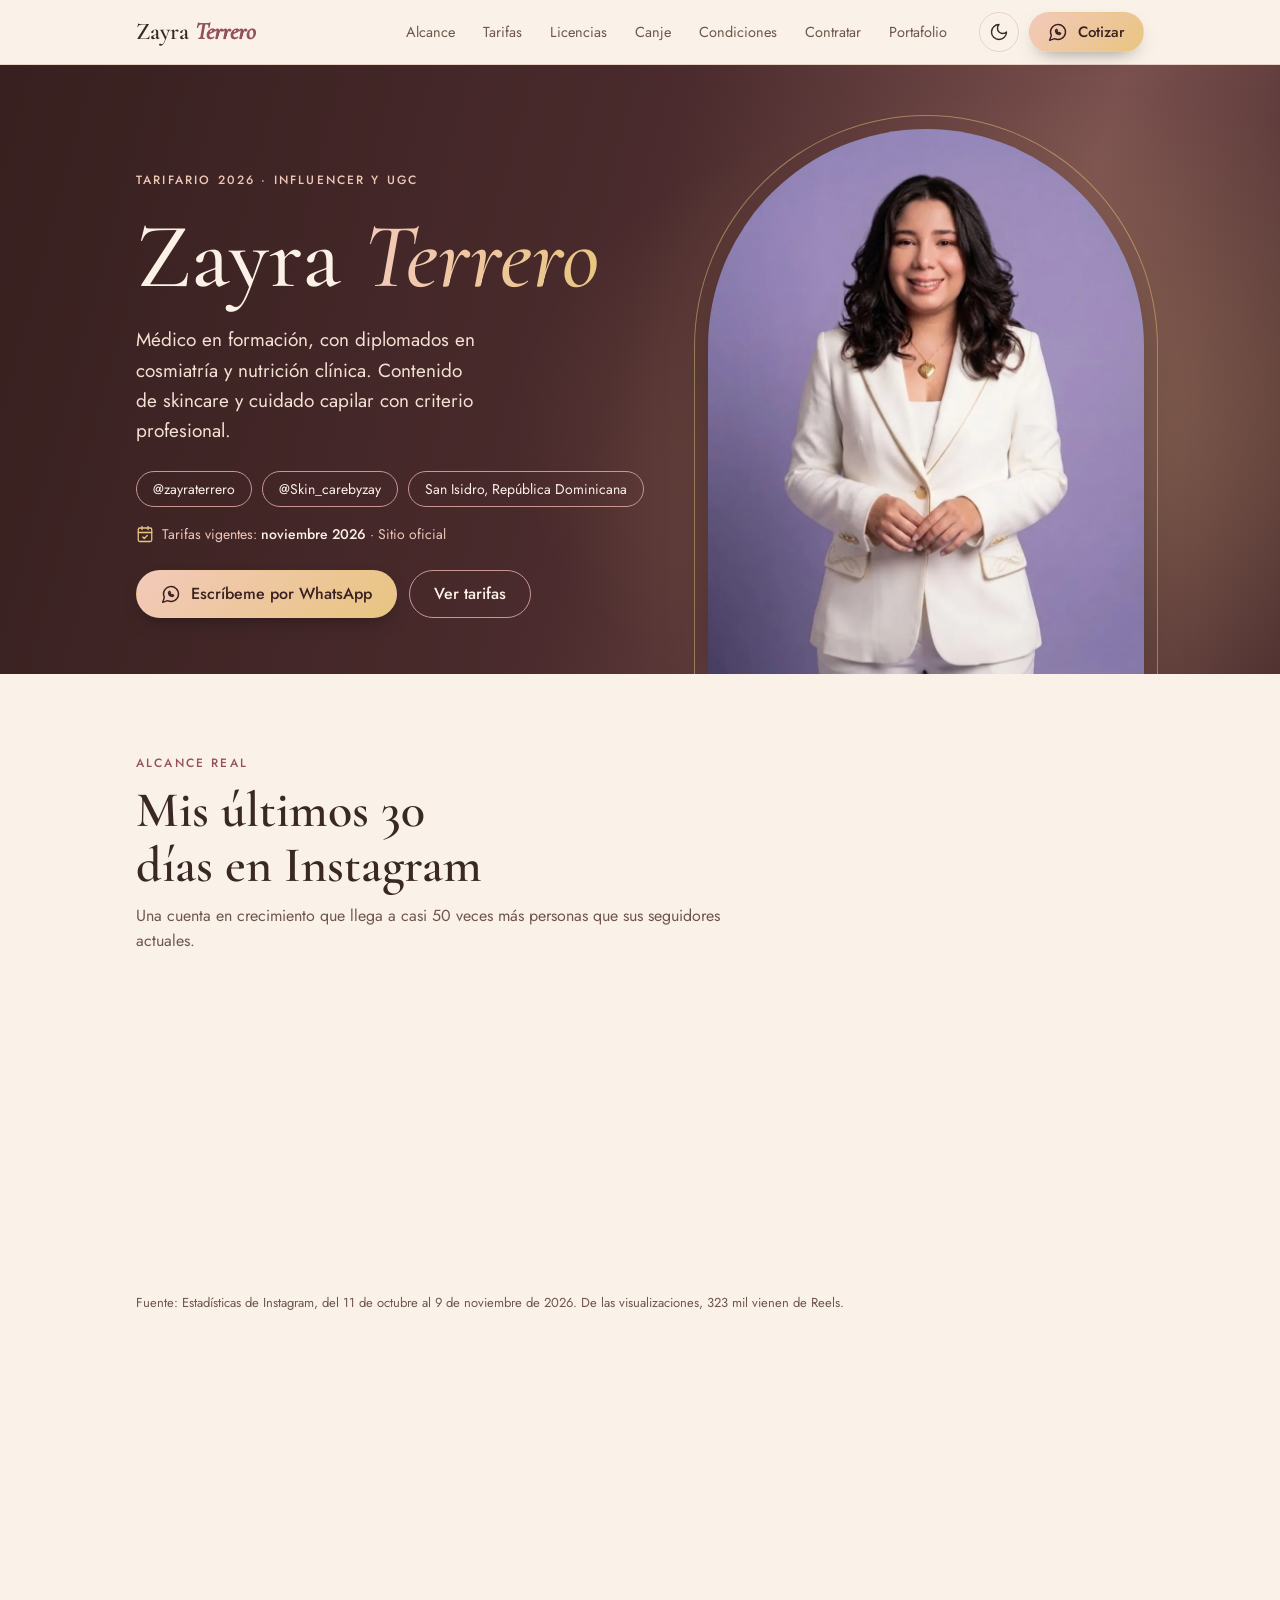
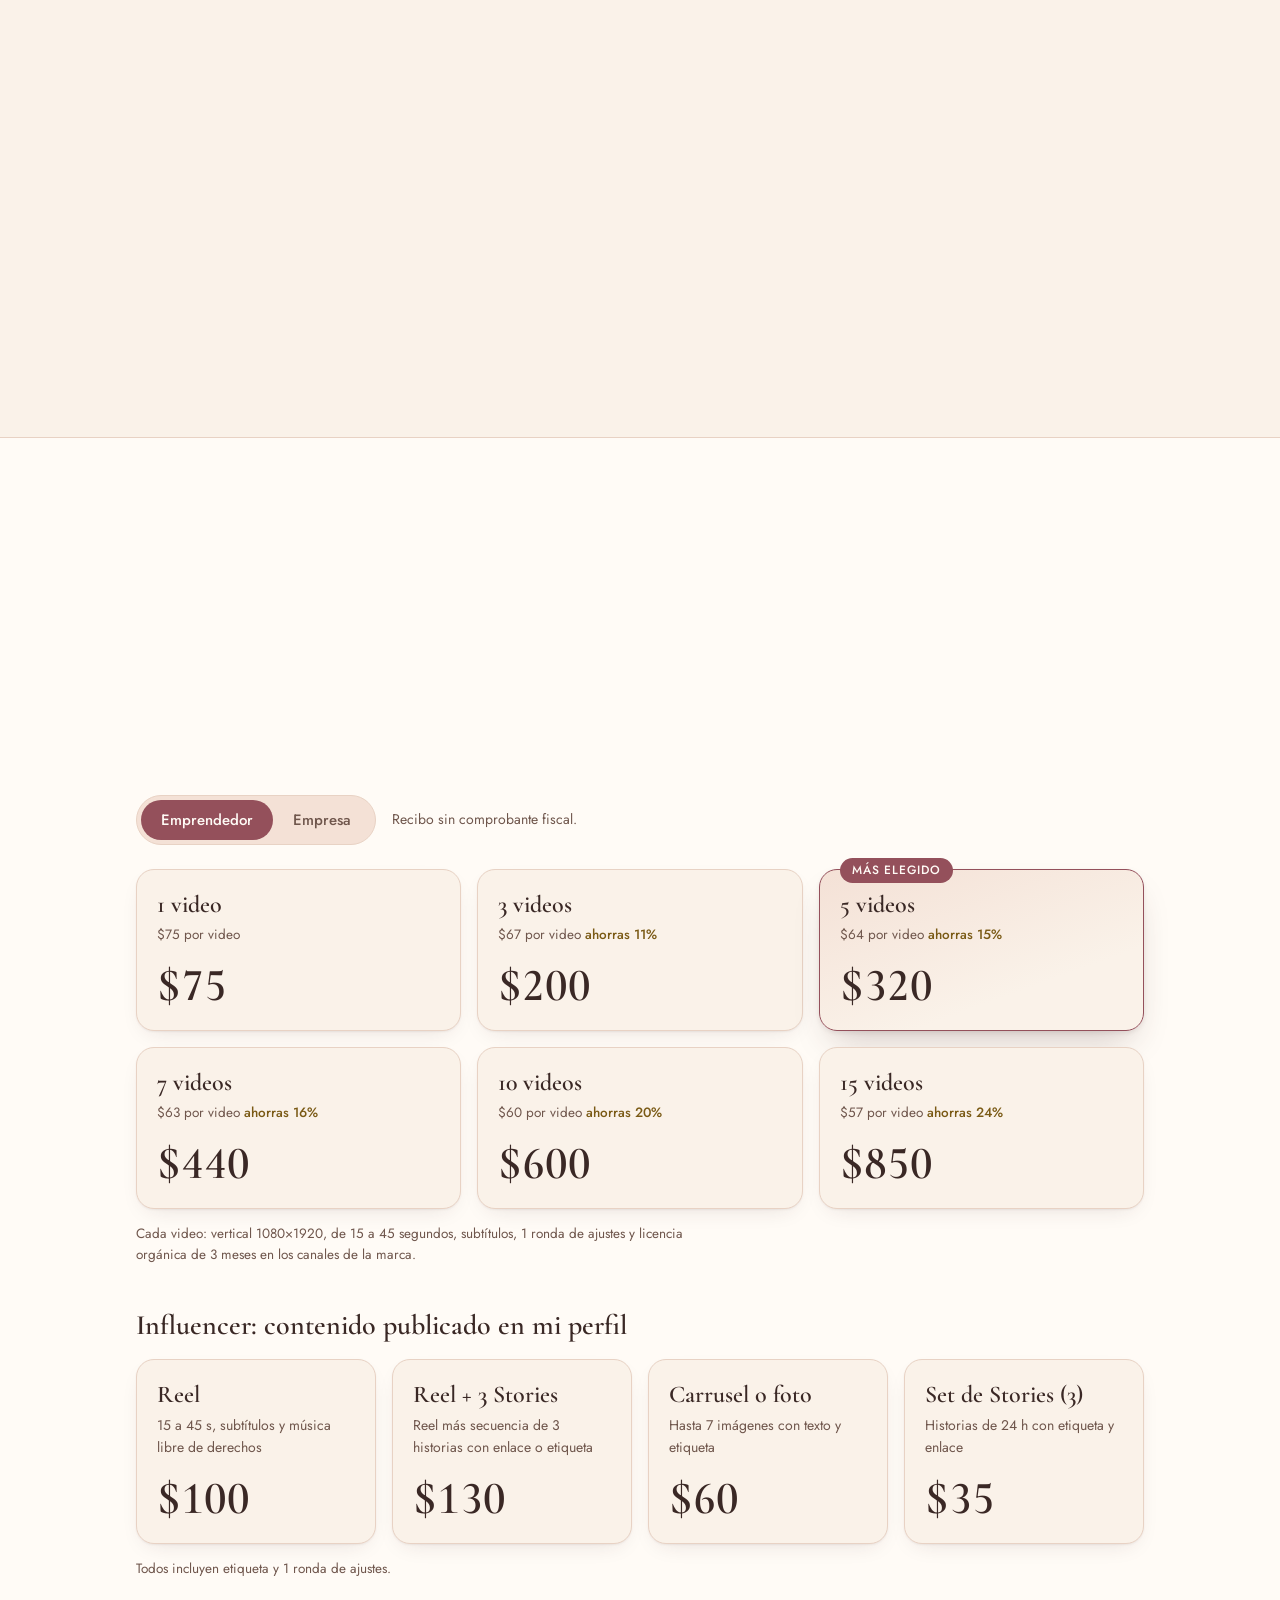
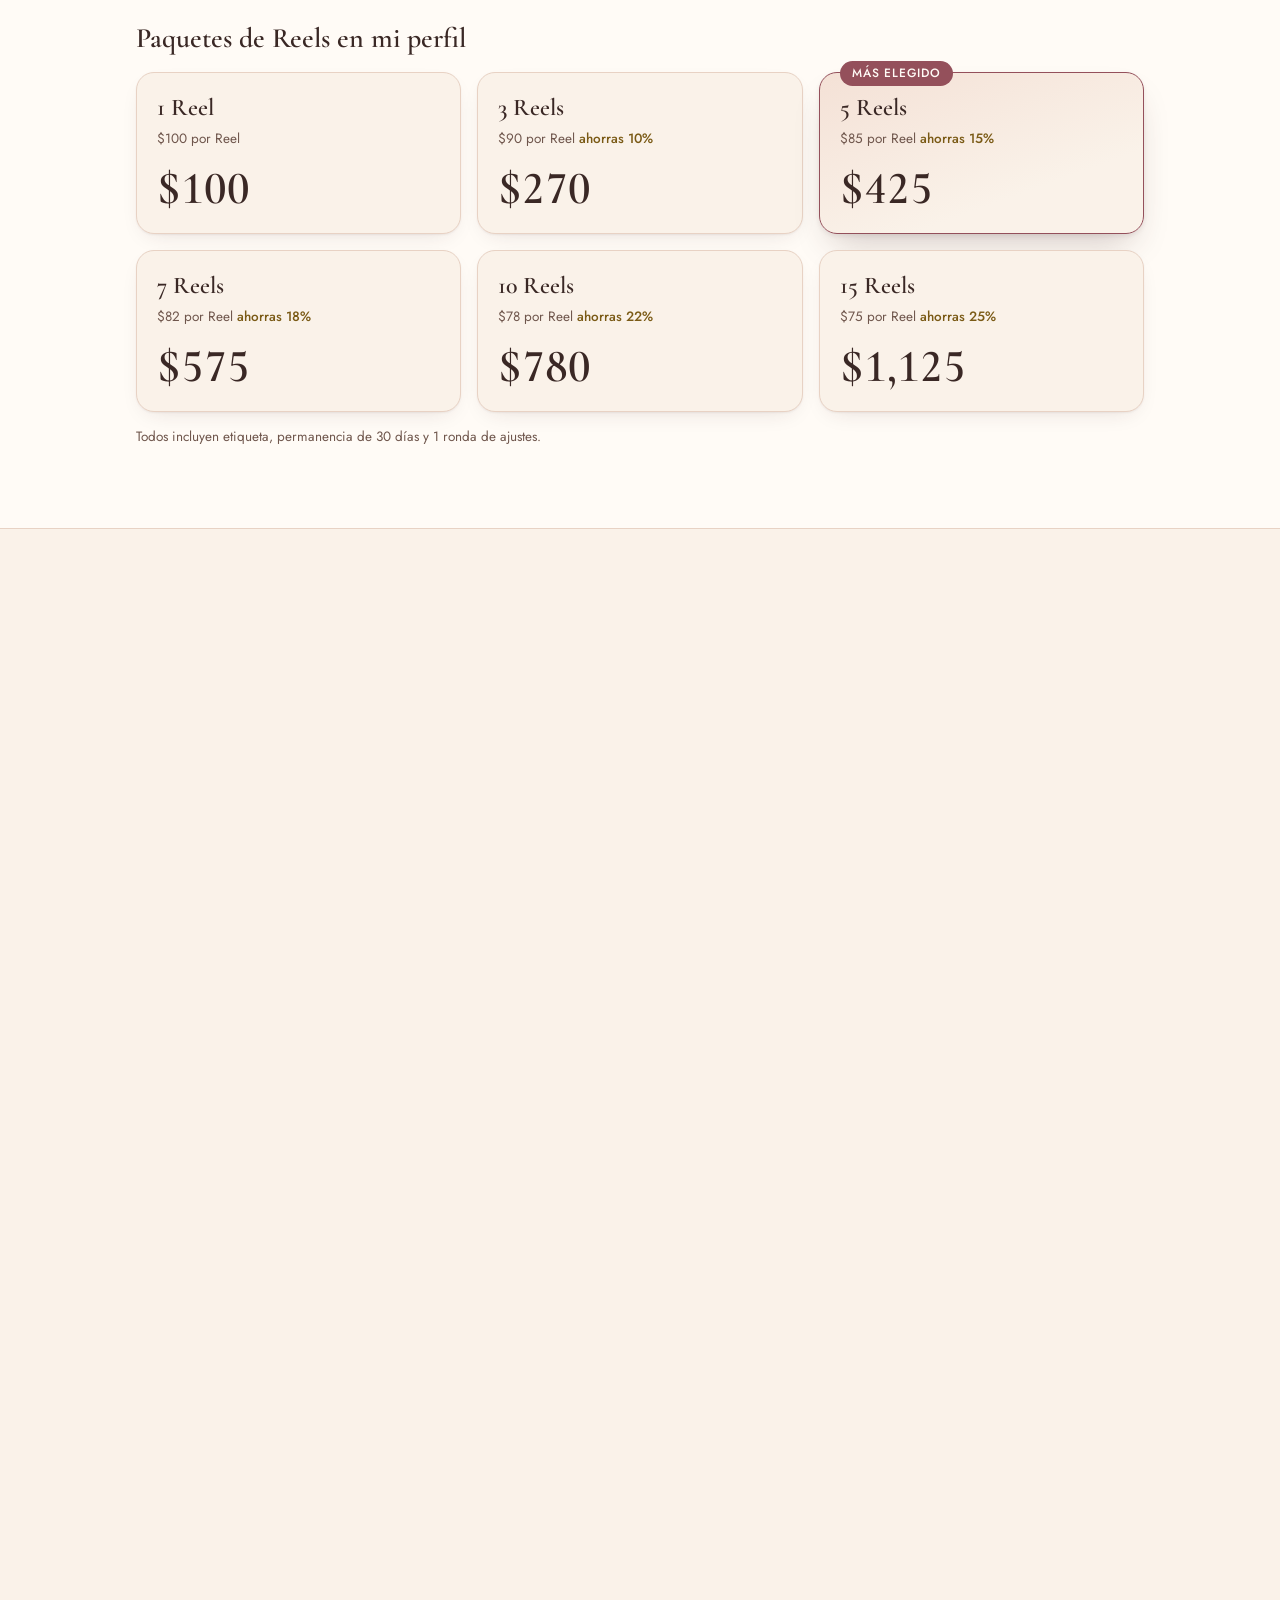
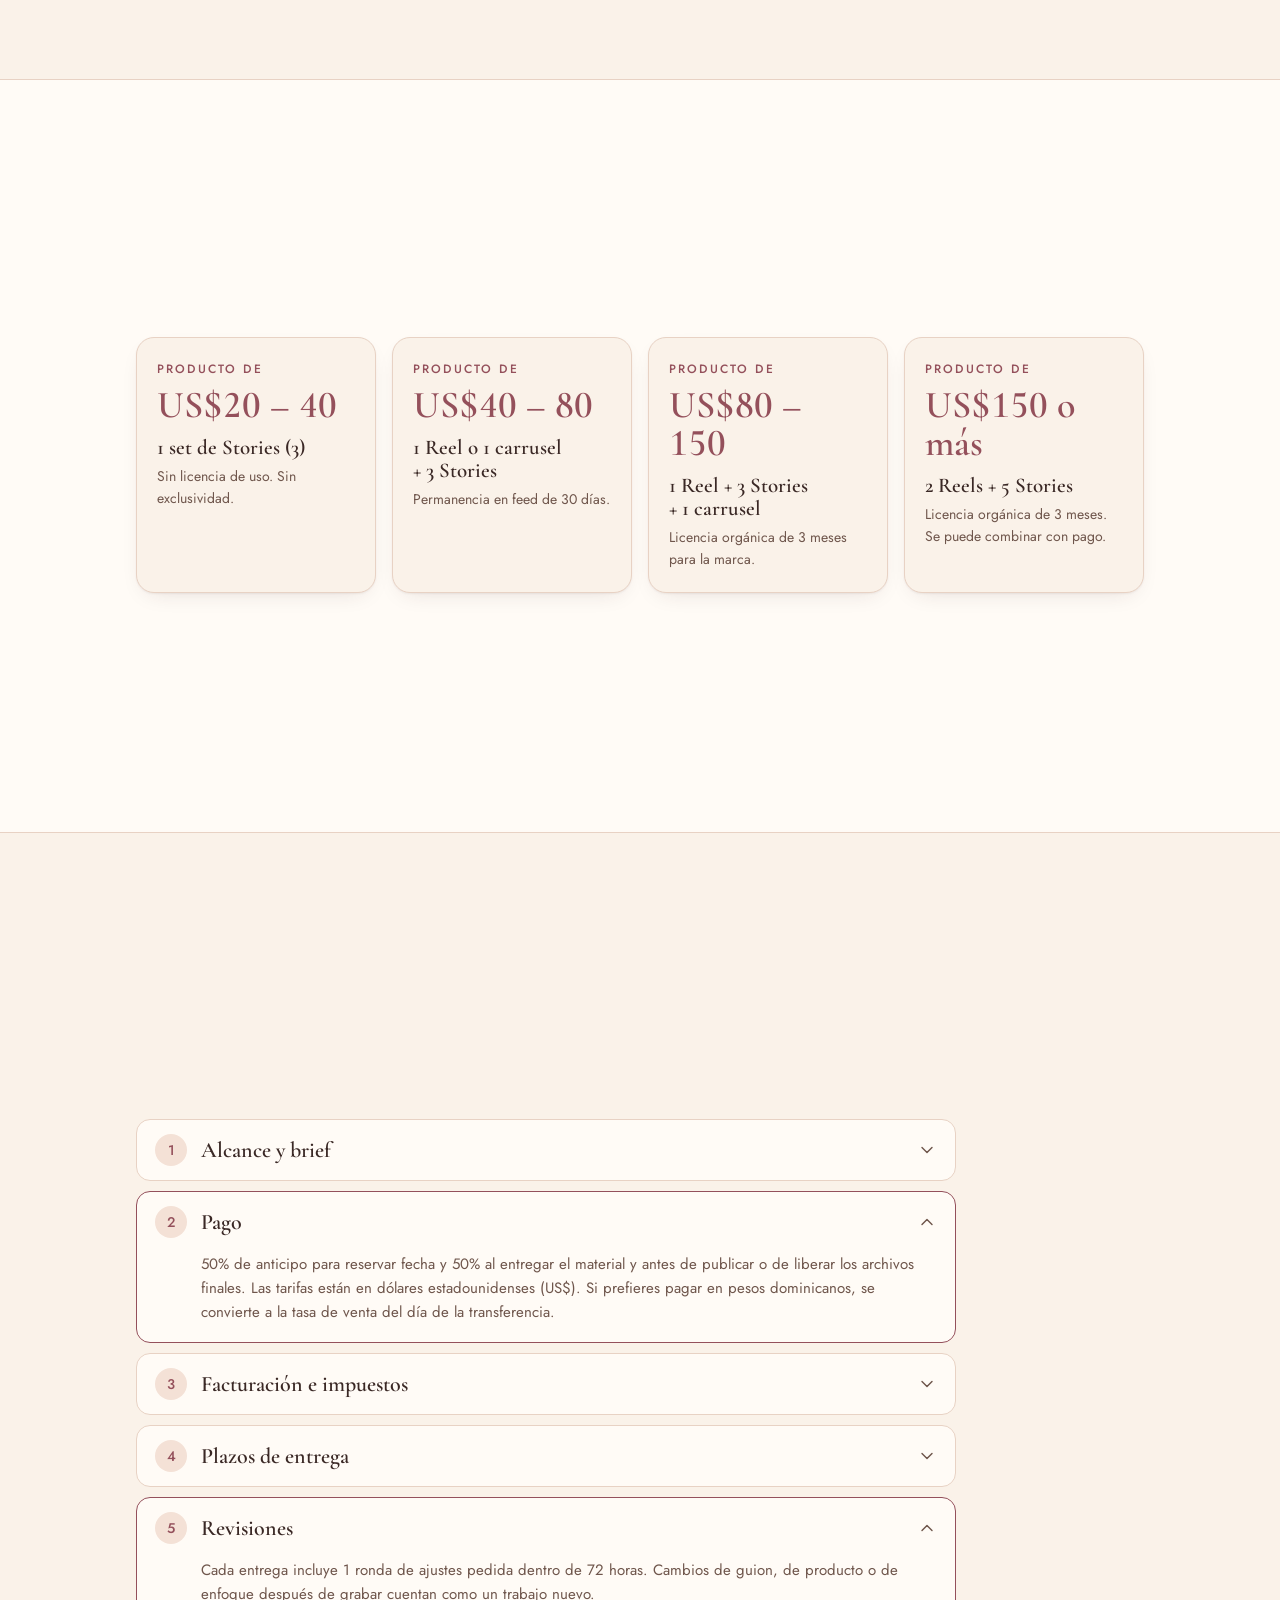
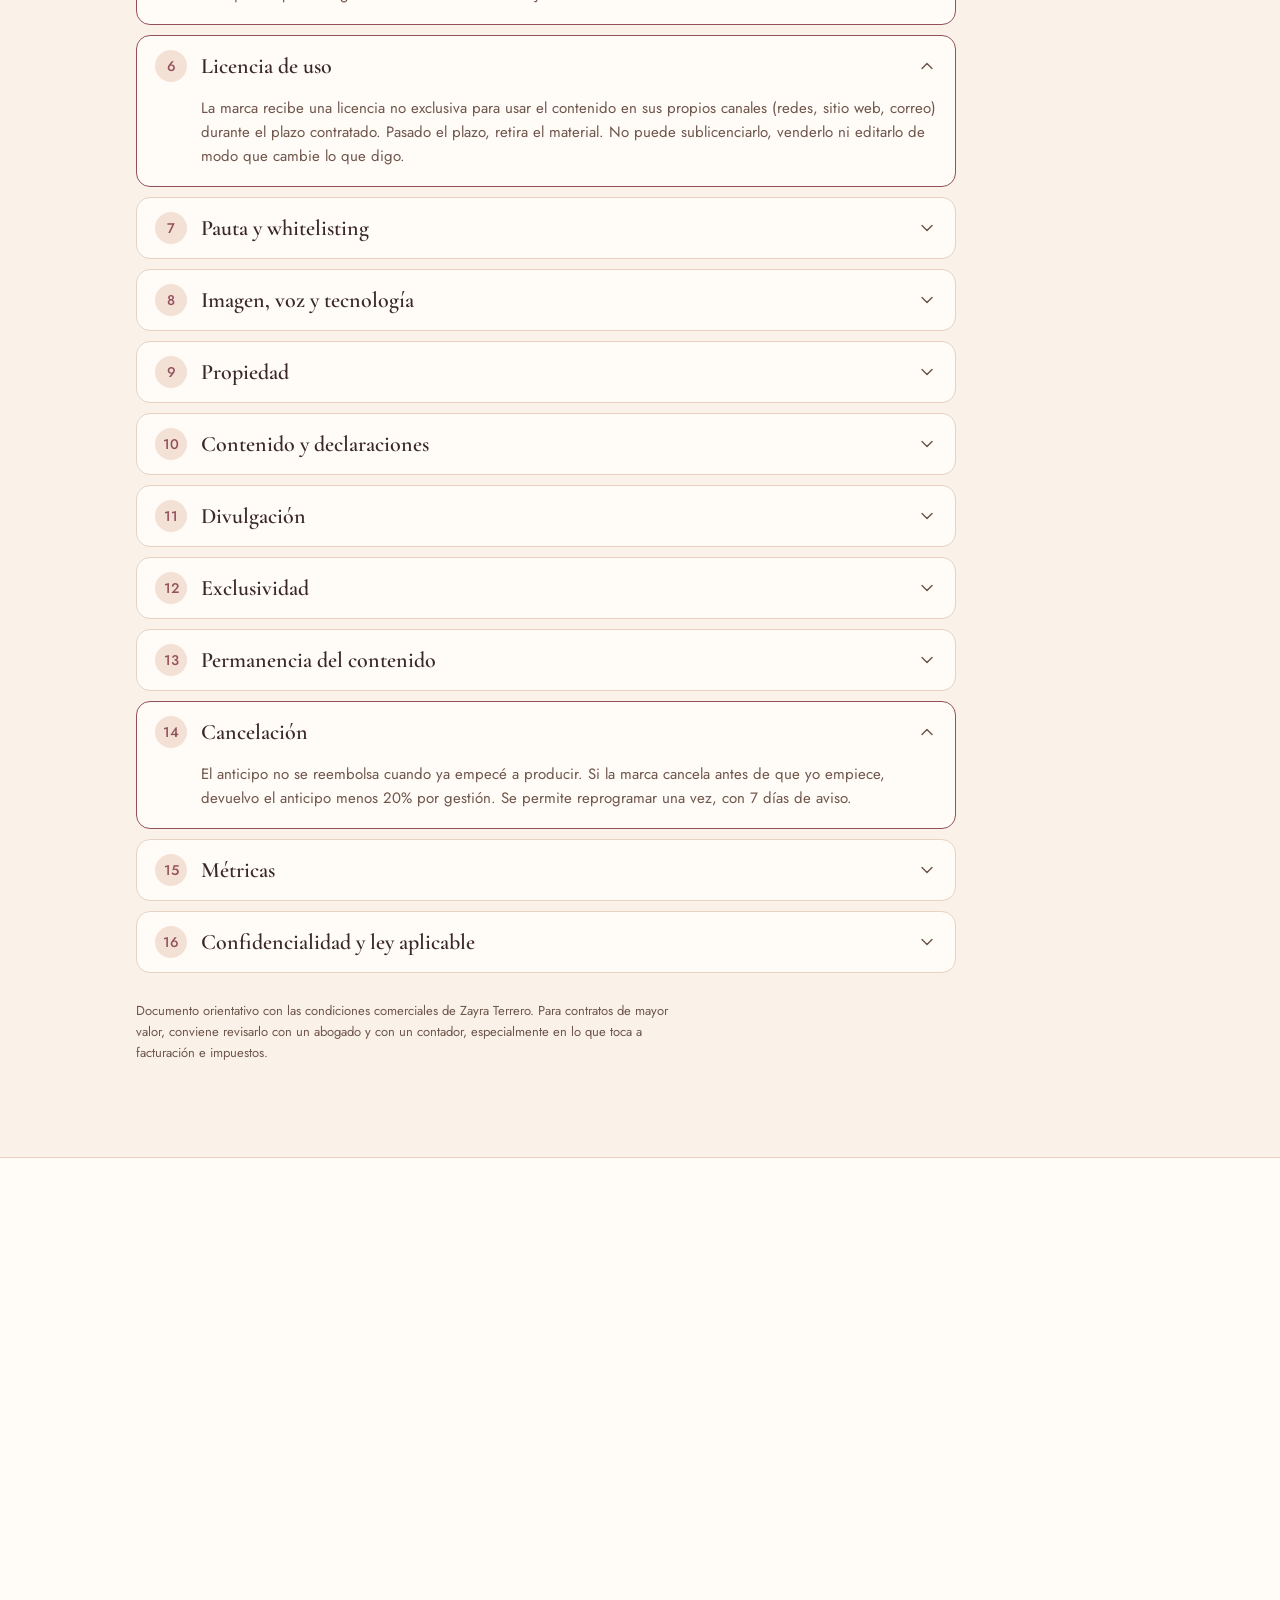
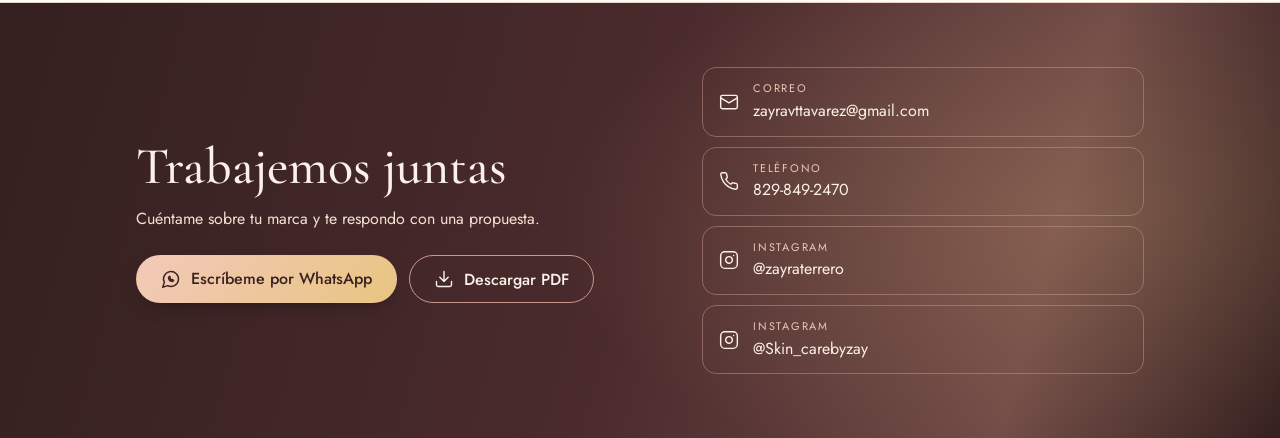
<file: index.html>
<!doctype html>
<html lang="es"><head><meta charset="utf-8"><meta name="viewport" content="width=device-width,initial-scale=1">
<title>Tarifario Zayra Terrero</title>
<meta name="description" content="Tarifario 2026 de Zayra Terrero: contenido UGC e influencer de skincare y cuidado capilar en República Dominicana. Tarifas, licencias, canje y condiciones.">
<meta name="theme-color" content="#3A2122">
<meta property="og:type" content="website"><meta property="og:locale" content="es_DO"><meta property="og:title" content="Tarifario 2026 · Zayra Terrero"><meta property="og:description" content="Tarifario 2026 de Zayra Terrero: contenido UGC e influencer de skincare y cuidado capilar en República Dominicana. Tarifas, licencias, canje y condiciones.">
<meta property="og:url" content="https://zayravttavarez-cpu.github.io/tarifario-influencer/"><meta property="og:site_name" content="Zayra Terrero">
<meta property="og:image" content="https://zayravttavarez-cpu.github.io/tarifario-influencer/img/og-zayra.jpg"><meta property="og:image:width" content="1200"><meta property="og:image:height" content="630"><meta property="og:image:alt" content="Zayra Terrero, tarifario 2026 de influencer y UGC">
<meta name="twitter:card" content="summary_large_image"><meta name="twitter:title" content="Tarifario 2026 · Zayra Terrero"><meta name="twitter:image" content="https://zayravttavarez-cpu.github.io/tarifario-influencer/img/og-zayra.jpg">
<link rel="canonical" href="https://zayravttavarez-cpu.github.io/tarifario-influencer/">
<meta http-equiv="Content-Security-Policy" content="default-src 'self'; script-src 'self'; style-src 'self'; img-src 'self' data:; font-src 'self'; object-src 'none'; base-uri 'self'; form-action 'none'">
<meta name="referrer" content="strict-origin-when-cross-origin">
<link rel="icon" href="data:image/svg+xml,%3Csvg xmlns='http://www.w3.org/2000/svg' viewBox='0 0 64 64'%3E%3Ccircle cx='32' cy='32' r='32' fill='%2394505B'/%3E%3Ctext x='32' y='43' font-family='Georgia,serif' font-size='34' font-style='italic' text-anchor='middle' fill='%23FBF1E6'%3EZ%3C/text%3E%3C/svg%3E">
<link rel="preload" href="fonts/cormorant-garamond-600-normal.woff2" as="font" type="font/woff2" crossorigin>
<link rel="preload" href="fonts/jost-400-normal.woff2" as="font" type="font/woff2" crossorigin>
<script src="theme-init.js"></script>
<link rel="stylesheet" href="styles.css"></head><body>
<svg class="sprite" width="0" height="0" aria-hidden="true" focusable="false"><defs>
<symbol id="i-wa" viewBox="0 0 24 24"><path d="M7.9 20A9 9 0 104 16.1L2 22z"/><path d="M9 10c0 3 2 5 5 5l1.2-1.4-2-1-.8.7a3 3 0 01-1.7-1.7l.7-.8-1-2z"/></symbol>
<symbol id="i-mail" viewBox="0 0 24 24"><rect x="2" y="4" width="20" height="16" rx="2"/><path d="m22 7-10 6L2 7"/></symbol>
<symbol id="i-phone" viewBox="0 0 24 24"><path d="M22 16.92v3a2 2 0 01-2.18 2 19.79 19.79 0 01-8.63-3.07 19.5 19.5 0 01-6-6 19.79 19.79 0 01-3.07-8.67A2 2 0 014.11 2h3a2 2 0 012 1.72c.13.96.36 1.9.7 2.81a2 2 0 01-.45 2.11L8.09 9.91a16 16 0 006 6l1.27-1.27a2 2 0 012.11-.45c.91.34 1.85.57 2.81.7A2 2 0 0122 16.92z"/></symbol>
<symbol id="i-ig" viewBox="0 0 24 24"><rect x="2" y="2" width="20" height="20" rx="5"/><path d="M16 11.37A4 4 0 1112.63 8 4 4 0 0116 11.37z"/><path d="M17.5 6.5h.01"/></symbol>
<symbol id="i-moon" viewBox="0 0 24 24"><path d="M12 3a6 6 0 009 9 9 9 0 11-9-9z"/></symbol>
<symbol id="i-sun" viewBox="0 0 24 24"><circle cx="12" cy="12" r="4"/><path d="M12 2v2M12 20v2M4.93 4.93l1.41 1.41M17.66 17.66l1.41 1.41M2 12h2M20 12h2M6.34 17.66l-1.41 1.41M19.07 4.93l-1.41 1.41"/></symbol>
<symbol id="i-dl" viewBox="0 0 24 24"><path d="M21 15v4a2 2 0 01-2 2H5a2 2 0 01-2-2v-4M7 10l5 5 5-5M12 15V3"/></symbol>
<symbol id="i-menu" viewBox="0 0 24 24"><path d="M4 6h16M4 12h16M4 18h16"/></symbol>
<symbol id="i-close" viewBox="0 0 24 24"><path d="M18 6 6 18M6 6l12 12"/></symbol>
<symbol id="i-up" viewBox="0 0 24 24"><path d="m18 15-6-6-6 6"/></symbol>
<symbol id="i-chev" viewBox="0 0 24 24"><path d="m6 9 6 6 6-6"/></symbol>
<symbol id="i-cap" viewBox="0 0 24 24"><path d="M22 10v6M2 10l10-5 10 5-10 5z"/><path d="M6 12v5c3 3 9 3 12 0v-5"/></symbol>
<symbol id="i-pin" viewBox="0 0 24 24"><path d="M20 10c0 6-8 12-8 12s-8-6-8-12a8 8 0 0116 0z"/><circle cx="12" cy="10" r="3"/></symbol>
<symbol id="i-book" viewBox="0 0 24 24"><path d="M2 3h6a4 4 0 014 4v14a3 3 0 00-3-3H2z"/><path d="M22 3h-6a4 4 0 00-4 4v14a3 3 0 013-3h7z"/></symbol>
<symbol id="i-badge" viewBox="0 0 24 24"><path d="M3.85 8.62a4 4 0 014.78-4.77 4 4 0 016.74 0 4 4 0 014.78 4.78 4 4 0 010 6.74 4 4 0 01-4.77 4.78 4 4 0 01-6.75 0 4 4 0 01-4.78-4.77 4 4 0 010-6.76z"/><path d="m9 12 2 2 4-4"/></symbol>
<symbol id="i-pkg" viewBox="0 0 24 24"><path d="M16.5 9.4 7.5 4.21"/><path d="M21 16V8a2 2 0 00-1-1.73l-7-4a2 2 0 00-2 0l-7 4A2 2 0 003 8v8a2 2 0 001 1.73l7 4a2 2 0 002 0l7-4A2 2 0 0021 16z"/><path d="M3.27 6.96 12 12.01l8.73-5.05M12 22.08V12"/></symbol>
<symbol id="i-ban" viewBox="0 0 24 24"><circle cx="12" cy="12" r="10"/><path d="m4.9 4.9 14.2 14.2"/></symbol>
<symbol id="i-heart" viewBox="0 0 24 24"><path d="M19 14c1.49-1.46 3-3.21 3-5.5A5.5 5.5 0 0016.5 3c-1.76 0-3 .5-4.5 2-1.5-1.5-2.74-2-4.5-2A5.5 5.5 0 002 8.5c0 2.3 1.5 4.05 3 5.5l7 7z"/></symbol>
<symbol id="i-file" viewBox="0 0 24 24"><path d="M14 2H6a2 2 0 00-2 2v16a2 2 0 002 2h12a2 2 0 002-2V8z"/><path d="M14 2v6h6M16 13H8M16 17H8M10 9H8"/></symbol>
<symbol id="i-check" viewBox="0 0 24 24"><rect x="3" y="4" width="18" height="18" rx="2"/><path d="M16 2v4M8 2v4M3 10h18"/><path d="m9 16 2 2 4-4"/></symbol>
<symbol id="i-card" viewBox="0 0 24 24"><rect x="2" y="5" width="20" height="14" rx="2"/><path d="M2 10h20"/></symbol>
<symbol id="i-video" viewBox="0 0 24 24"><path d="m22 8-6 4 6 4z"/><rect x="2" y="6" width="14" height="12" rx="2"/></symbol>
<symbol id="i-send" viewBox="0 0 24 24"><path d="m22 2-7 20-4-9-9-4z"/><path d="M22 2 11 13"/></symbol>
</defs></svg>
<a class="skip" href="#main">Saltar al contenido</a>
<nav class="nav" aria-label="Principal"><div class="wrap nav-in">
<a class="brand" href="#top">Zayra <em>Terrero</em></a>
<div class="links" id="links"><a href="#alcance">Alcance</a><a href="#tarifas">Tarifas</a><a href="#licencias">Licencias</a><a href="#canje">Canje</a><a href="#condiciones">Condiciones</a><a href="#contratar">Contratar</a><a href="portafolio.html">Portafolio</a></div>
<div class="nav-act"><button class="theme" type="button" aria-label="Cambiar entre modo claro y oscuro"><svg class="ico t-moon" aria-hidden="true"><use href="#i-moon"/></svg><svg class="ico t-sun" aria-hidden="true"><use href="#i-sun"/></svg></button><a class="btn btn-sm" href="https://wa.me/18298492470?text=Hola%20Zayra%2C%20quiero%20cotizar%20contenido%20para%20mi%20marca." target="_blank" rel="noopener"><svg class="ico" aria-hidden="true"><use href="#i-wa"/></svg><span>Cotizar</span></a><button class="burger" type="button" aria-label="Abrir menú" aria-expanded="false" aria-controls="links"><svg class="ico b-open" aria-hidden="true"><use href="#i-menu"/></svg><svg class="ico b-close" aria-hidden="true"><use href="#i-close"/></svg></button></div>
</div></nav>

<header class="hero" id="top"><div class="wrap">
<div><span class="eyebrow">Tarifario 2026 · Influencer y UGC</span>
<h1>Zayra <em>Terrero</em></h1>
<p class="lead">Médico en formación, con diplomados en cosmiatría y nutrición clínica. Contenido de skincare y cuidado capilar con criterio profesional.</p>
<ul class="handles"><li>@zayraterrero</li><li>@Skin_carebyzay</li><li>San Isidro, República Dominicana</li></ul>
<p class="vig"><svg class="ico" aria-hidden="true"><use href="#i-check"/></svg><span>Tarifas vigentes: <b>noviembre 2026</b> · Sitio oficial</span></p>
<div class="cta"><a class="btn" href="https://wa.me/18298492470?text=Hola%20Zayra%2C%20quiero%20cotizar%20contenido%20para%20mi%20marca." target="_blank" rel="noopener"><svg class="ico" aria-hidden="true"><use href="#i-wa"/></svg><span>Escríbeme por WhatsApp</span></a><a class="btn btn-ghost" href="#tarifas"><span>Ver tarifas</span></a></div></div>
<div class="portrait"><picture><source srcset="img/zayra-retrato.webp" type="image/webp"><img src="img/zayra-retrato.jpg" width="880" height="1183" alt="Zayra Terrero con blazer blanco sobre fondo lila" fetchpriority="high"></picture></div>
</div></header>

<main id="main">
<section id="alcance"><div class="wrap">
<div class="sec-head reveal"><span class="eyebrow">Alcance real</span><h2>Mis últimos 30 días en Instagram</h2><p>Una cuenta en crecimiento que llega a casi 50 veces más personas que sus seguidores actuales.</p></div>
<div class="stats"><div class="reveal"><b data-stat="followers" data-to="7388" data-prefix="" data-suffix="" data-dec="0">7,388</b><span>seguidores</span></div><div class="reveal hl"><b data-to="365" data-prefix="" data-suffix=" mil" data-dec="0">365 mil</b><span>visualizaciones</span></div><div class="reveal"><b data-to="148" data-prefix="" data-suffix=" mil" data-dec="0">148 mil</b><span>cuentas alcanzadas</span></div><div class="reveal hl"><b data-to="3047" data-prefix="+" data-suffix="" data-dec="0">+3,047</b><span>seguidores netos</span></div><div class="reveal"><b data-to="15.4" data-prefix="" data-suffix=" mil" data-dec="1">15.4 mil</b><span>interacciones</span></div><div class="reveal hl"><b data-to="90.7" data-prefix="" data-suffix="%" data-dec="1">90.7%</b><span>de las vistas son de audiencia nueva</span></div></div>
<p class="src">Fuente: Estadísticas de Instagram, del 11 de octubre al 9 de noviembre de 2026. De las visualizaciones, 323 mil vienen de Reels.</p>
</div></section>

<section class="tight"><div class="wrap about">
<div class="about-img reveal"><picture><source srcset="img/zayra-productos.webp" type="image/webp"><img src="img/zayra-productos.jpg" width="880" height="1178" loading="lazy" alt="Zayra Terrero con blazer lila rodeada de productos de skincare"></picture></div>
<div class="reveal"><span class="eyebrow">Por qué trabajar conmigo</span><h2>Educo antes de vender</h2>
<ul><li><svg class="ico li-ico" aria-hidden="true"><use href="#i-cap"/></svg><span>Formación médica y diplomados en Cosmiatría y Cosmetología Integral y en Nutrición y Dietoterapia.</span></li><li><svg class="ico li-ico" aria-hidden="true"><use href="#i-pin"/></svg><span>Cabina propia de cuidado de la piel en la Autopista de San Isidro, donde pruebo y uso los productos con clientas reales.</span></li><li><svg class="ico li-ico" aria-hidden="true"><use href="#i-book"/></svg><span>Reseñas con ingredientes, tipo de piel y modo de uso explicados con claridad.</span></li><li><svg class="ico li-ico" aria-hidden="true"><use href="#i-badge"/></svg><span>Marcas certificadas de skincare, cuidado capilar, nutrición, suplementos y bienestar.</span></li></ul>
<a class="btn btn-line" href="https://wa.me/18298492470?text=Hola%20Zayra%2C%20quiero%20cotizar%20contenido%20para%20mi%20marca." target="_blank" rel="noopener"><svg class="ico" aria-hidden="true"><use href="#i-wa"/></svg><span>Hablemos de tu marca</span></a><a class="btn btn-line" href="portafolio.html"><span>Ver portafolio</span></a></div>
</div></section>

<section class="alt" id="tarifas" data-tier="e"><div class="wrap">
<div class="sec-head reveal"><span class="eyebrow">Tarifas</span><h2>Contenido para tus canales (UGC)</h2><p>Grabo y edito videos que tu marca publica en sus propias cuentas y en su pauta. No se publica en mi perfil.</p><p class="vig"><svg class="ico" aria-hidden="true"><use href="#i-check"/></svg><span>Tarifas vigentes: <b>noviembre 2026</b>. Las cotizaciones valen 15 días.</span></p></div>
<div class="tier" role="group" aria-label="Tipo de facturación">
<div class="seg"><button type="button" data-set="e" aria-pressed="true">Emprendedor</button><button type="button" data-set="b" aria-pressed="false">Empresa</button></div>
<p class="tier-note"><span class="t-e">Recibo sin comprobante fiscal.</span><span class="t-b">Con comprobante fiscal, ITBIS 18% incluido.</span></p>
</div>
<div class="cards"><article class="card"><h4>1 video</h4><p class="per"><span class="t-e">$75 por video</span><span class="t-b">$90 por video</span></p><p class="price"><span class="t-e">$75</span><span class="t-b">$90</span></p></article><article class="card"><h4>3 videos</h4><p class="per"><span class="t-e">$67 por video</span><span class="t-b">$78 por video</span> <b class="save">ahorras 11%</b></p><p class="price"><span class="t-e">$200</span><span class="t-b">$235</span></p></article><article class="card featured"><span class="badge">Más elegido</span><h4>5 videos</h4><p class="per"><span class="t-e">$64 por video</span><span class="t-b">$76 por video</span> <b class="save">ahorras 15%</b></p><p class="price"><span class="t-e">$320</span><span class="t-b">$380</span></p></article><article class="card"><h4>7 videos</h4><p class="per"><span class="t-e">$63 por video</span><span class="t-b">$74 por video</span> <b class="save">ahorras 16%</b></p><p class="price"><span class="t-e">$440</span><span class="t-b">$520</span></p></article><article class="card"><h4>10 videos</h4><p class="per"><span class="t-e">$60 por video</span><span class="t-b">$71 por video</span> <b class="save">ahorras 20%</b></p><p class="price"><span class="t-e">$600</span><span class="t-b">$710</span></p></article><article class="card"><h4>15 videos</h4><p class="per"><span class="t-e">$57 por video</span><span class="t-b">$67 por video</span> <b class="save">ahorras 24%</b></p><p class="price"><span class="t-e">$850</span><span class="t-b">$1,005</span></p></article></div>
<p class="incl">Cada video: vertical 1080×1920, de 15 a 45 segundos, subtítulos, 1 ronda de ajustes y licencia orgánica de 3 meses en los canales de la marca.</p>

<h3 class="sub">Influencer: contenido publicado en mi perfil</h3>
<div class="cards c4"><article class="card"><h4>Reel</h4><p class="desc">15 a 45 s, subtítulos y música libre de derechos</p><p class="price"><span class="t-e">$100</span><span class="t-b">$120</span></p></article><article class="card"><h4>Reel + 3 Stories</h4><p class="desc">Reel más secuencia de 3 historias con enlace o etiqueta</p><p class="price"><span class="t-e">$130</span><span class="t-b">$155</span></p></article><article class="card"><h4>Carrusel o foto</h4><p class="desc">Hasta 7 imágenes con texto y etiqueta</p><p class="price"><span class="t-e">$60</span><span class="t-b">$70</span></p></article><article class="card"><h4>Set de Stories (3)</h4><p class="desc">Historias de 24 h con etiqueta y enlace</p><p class="price"><span class="t-e">$35</span><span class="t-b">$40</span></p></article></div>
<p class="incl">Todos incluyen etiqueta y 1 ronda de ajustes.</p>

<h3 class="sub">Paquetes de Reels en mi perfil</h3>
<div class="cards"><article class="card"><h4>1 Reel</h4><p class="per"><span class="t-e">$100 por Reel</span><span class="t-b">$120 por Reel</span></p><p class="price"><span class="t-e">$100</span><span class="t-b">$120</span></p></article><article class="card"><h4>3 Reels</h4><p class="per"><span class="t-e">$90 por Reel</span><span class="t-b">$107 por Reel</span> <b class="save">ahorras 10%</b></p><p class="price"><span class="t-e">$270</span><span class="t-b">$320</span></p></article><article class="card featured"><span class="badge">Más elegido</span><h4>5 Reels</h4><p class="per"><span class="t-e">$85 por Reel</span><span class="t-b">$100 por Reel</span> <b class="save">ahorras 15%</b></p><p class="price"><span class="t-e">$425</span><span class="t-b">$500</span></p></article><article class="card"><h4>7 Reels</h4><p class="per"><span class="t-e">$82 por Reel</span><span class="t-b">$97 por Reel</span> <b class="save">ahorras 18%</b></p><p class="price"><span class="t-e">$575</span><span class="t-b">$680</span></p></article><article class="card"><h4>10 Reels</h4><p class="per"><span class="t-e">$78 por Reel</span><span class="t-b">$92 por Reel</span> <b class="save">ahorras 22%</b></p><p class="price"><span class="t-e">$780</span><span class="t-b">$920</span></p></article><article class="card"><h4>15 Reels</h4><p class="per"><span class="t-e">$75 por Reel</span><span class="t-b">$89 por Reel</span> <b class="save">ahorras 25%</b></p><p class="price"><span class="t-e">$1,125</span><span class="t-b">$1,330</span></p></article></div>
<p class="incl">Todos incluyen etiqueta, permanencia de 30 días y 1 ronda de ajustes.</p>
</div></section>

<section id="licencias"><div class="wrap">
<div class="sec-head reveal"><span class="eyebrow">Derechos de uso</span><h2>Licencias y recargos</h2><p>Los porcentajes se calculan sobre la tarifa base del trabajo. Aplican igual para emprendedor y para empresa.</p></div>
<div class="two"><div class="tbl reveal"><table class="narrow"><thead><tr><th>Concepto</th><th class="n">Recargo</th></tr></thead><tbody><tr><th scope="row">Licencia orgánica, 3 meses<span>Redes y web de la marca, sin pauta</span></th><td class="n">Incluida</td></tr><tr><th scope="row">Licencia orgánica, 6 meses</th><td class="n">+20%</td></tr><tr><th scope="row">Licencia orgánica, 12 meses</th><td class="n">+40%</td></tr><tr><th scope="row">Anuncios pagados (Spark Ads / partnership ads), 30 días<span>Uso en pauta de la marca</span></th><td class="n">+30%</td></tr><tr><th scope="row">Anuncios pagados, 60 días</th><td class="n">+50%</td></tr><tr><th scope="row">Anuncios pagados, 90 días</th><td class="n">+70%</td></tr><tr><th scope="row">Compra total del uso (sin límite de tiempo)<span>Solo UGC</span></th><td class="n">+100%</td></tr><tr><th scope="row">Exclusividad de categoría, 30 días<span>No trabajo con competidores directos</span></th><td class="n">+25%</td></tr><tr><th scope="row">Exclusividad de categoría, 90 días</th><td class="n">+50%</td></tr><tr><th scope="row">Entrega urgente en 48 h</th><td class="n">+30%</td></tr><tr><th scope="row">Aval profesional<span>Explicación técnica de ingredientes por médico en formación</span></th><td class="n">+25%</td></tr></tbody></table></div>
<div class="reveal"><div class="tbl"><table class="narrow"><thead><tr><th>Extras</th><th class="n">Precio</th></tr></thead><tbody><tr><th scope="row">Revisión adicional</th><td class="n">$15</td></tr><tr><th scope="row">Material en bruto sin editar</th><td class="n">$20 por video</td></tr><tr><th scope="row">3 variantes de gancho (primeros 3 s)</th><td class="n">$25</td></tr><tr><th scope="row">Guion redactado por mí</th><td class="n">$20 por video</td></tr></tbody></table></div>
<div class="callout"><b>Ejemplo.</b> 3 videos UGC con licencia de anuncios por 60 días: $200 + 50% = $300 para emprendedor, o $355 con comprobante fiscal.</div></div></div>
</div></section>

<section class="alt" id="canje"><div class="wrap">
<div class="sec-head reveal"><span class="eyebrow">Canje</span><h2>Producto por contenido</h2><p>Disponible para emprendedores y marcas nuevas. Lo que publico depende del valor del producto al precio de venta.</p></div>
<div class="cards c4"><article class="card canje"><p class="eyebrow">Producto de</p><p class="price one">US$20 – 40</p><h4>1 set de Stories (3)</h4><p class="desc">Sin licencia de uso. Sin exclusividad.</p></article><article class="card canje"><p class="eyebrow">Producto de</p><p class="price one">US$40 – 80</p><h4>1 Reel o 1 carrusel + 3 Stories</h4><p class="desc">Permanencia en feed de 30 días.</p></article><article class="card canje"><p class="eyebrow">Producto de</p><p class="price one">US$80 – 150</p><h4>1 Reel + 3 Stories + 1 carrusel</h4><p class="desc">Licencia orgánica de 3 meses para la marca.</p></article><article class="card canje"><p class="eyebrow">Producto de</p><p class="price one">US$150 o más</p><h4>2 Reels + 5 Stories</h4><p class="desc">Licencia orgánica de 3 meses. Se puede combinar con pago.</p></article></div>
<div class="rules"><div class="rule reveal"><svg class="ico rule-ico" aria-hidden="true"><use href="#i-pkg"/></svg><h4>El producto llega primero</h4><p>Grabo después de recibirlo y probarlo. El plazo de publicación es de 10 días desde la recepción.</p></div><div class="rule reveal"><svg class="ico rule-ico" aria-hidden="true"><use href="#i-ban"/></svg><h4>Sin pauta ni exclusividad</h4><p>El canje no incluye anuncios pagados, whitelisting ni exclusividad. Se cotizan con el recargo de la tabla.</p></div><div class="rule reveal"><svg class="ico rule-ico" aria-hidden="true"><use href="#i-heart"/></svg><h4>Opinión honesta</h4><p>Si el producto no es adecuado, lo comunico antes de publicar. Sin compromiso de reseña positiva.</p></div></div>
</div></section>

<section id="condiciones"><div class="wrap">
<div class="sec-head reveal"><span class="eyebrow">Términos y condiciones</span><h2>Condiciones de uso, derechos y deberes</h2><p>Aplican a todo trabajo cotizado en este documento. Toca cada punto para leerlo completo.</p></div>
<div class="clauses"><details><summary><span class="num">1</span><h3>Alcance y brief</h3><svg class="ico chev" aria-hidden="true"><use href="#i-chev"/></svg></summary><p>Cada trabajo parte de un brief escrito: producto, mensajes clave, fecha de entrega, formato y cuentas a etiquetar. Lo que no esté en el brief se cotiza aparte.</p></details><details open><summary><span class="num">2</span><h3>Pago</h3><svg class="ico chev" aria-hidden="true"><use href="#i-chev"/></svg></summary><p>50% de anticipo para reservar fecha y 50% al entregar el material y antes de publicar o de liberar los archivos finales. Las tarifas están en dólares estadounidenses (US$). Si prefieres pagar en pesos dominicanos, se convierte a la tasa de venta del día de la transferencia.</p></details><details><summary><span class="num">3</span><h3>Facturación e impuestos</h3><svg class="ico chev" aria-hidden="true"><use href="#i-chev"/></svg></summary><p>Emprendedores y microempresas que no necesitan comprobante: se emite un recibo de pago por la tarifa base. Empresas que requieren comprobante fiscal: se emite el comprobante con el ITBIS del 18% desglosado, según la columna “con comprobante fiscal”. Las cotizaciones valen 15 días.</p></details><details><summary><span class="num">4</span><h3>Plazos de entrega</h3><svg class="ico chev" aria-hidden="true"><use href="#i-chev"/></svg></summary><p>UGC: 5 a 7 días hábiles desde que recibo el producto, el brief y el anticipo. Contenido para mi perfil: se publica en la fecha acordada. Si el producto llega tarde, la fecha se mueve en la misma medida.</p></details><details open><summary><span class="num">5</span><h3>Revisiones</h3><svg class="ico chev" aria-hidden="true"><use href="#i-chev"/></svg></summary><p>Cada entrega incluye 1 ronda de ajustes pedida dentro de 72 horas. Cambios de guion, de producto o de enfoque después de grabar cuentan como un trabajo nuevo.</p></details><details open><summary><span class="num">6</span><h3>Licencia de uso</h3><svg class="ico chev" aria-hidden="true"><use href="#i-chev"/></svg></summary><p>La marca recibe una licencia no exclusiva para usar el contenido en sus propios canales (redes, sitio web, correo) durante el plazo contratado. Pasado el plazo, retira el material. No puede sublicenciarlo, venderlo ni editarlo de modo que cambie lo que digo.</p></details><details><summary><span class="num">7</span><h3>Pauta y whitelisting</h3><svg class="ico chev" aria-hidden="true"><use href="#i-chev"/></svg></summary><p>Usar el contenido en anuncios pagados, o publicar desde mi cuenta con acceso de la marca, requiere la licencia de anuncios pagados con su plazo de 30, 60 o 90 días. Al terminar el plazo, la marca apaga la pauta.</p></details><details><summary><span class="num">8</span><h3>Imagen, voz y tecnología</h3><svg class="ico chev" aria-hidden="true"><use href="#i-chev"/></svg></summary><p>Mi imagen y mi voz se usan solo en el contenido entregado. No se permite clonar mi voz o mi rostro, ni generar versiones con inteligencia artificial, sin mi autorización escrita.</p></details><details><summary><span class="num">9</span><h3>Propiedad</h3><svg class="ico chev" aria-hidden="true"><use href="#i-chev"/></svg></summary><p>La autoría del contenido es mía. La marca adquiere únicamente el derecho de uso del plazo contratado. La compra total amplía el plazo, no transfiere la autoría ni permite usar mi imagen para otros productos.</p></details><details><summary><span class="num">10</span><h3>Contenido y declaraciones</h3><svg class="ico chev" aria-hidden="true"><use href="#i-chev"/></svg></summary><p>Trabajo con productos de marcas con registro sanitario o certificación vigente. Doy mi opinión con honestidad y no prometo curas ni resultados médicos. Si un producto no es seguro o adecuado para usarlo en cámara, lo aviso y puedo declinar sin penalidad.</p></details><details><summary><span class="num">11</span><h3>Divulgación</h3><svg class="ico chev" aria-hidden="true"><use href="#i-chev"/></svg></summary><p>Todo contenido pagado o de canje se publica con la etiqueta de colaboración de Instagram o con #publicidad, #colaboración o #canje, según el caso.</p></details><details><summary><span class="num">12</span><h3>Exclusividad</h3><svg class="ico chev" aria-hidden="true"><use href="#i-chev"/></svg></summary><p>No incluida en ninguna tarifa. Se contrata por categoría y por plazo, según la tabla de recargos.</p></details><details><summary><span class="num">13</span><h3>Permanencia del contenido</h3><svg class="ico chev" aria-hidden="true"><use href="#i-chev"/></svg></summary><p>Los Reels y las fotos se mantienen en mi perfil mínimo 30 días. Las Stories duran 24 horas. Puedo archivarlos después de ese plazo.</p></details><details open><summary><span class="num">14</span><h3>Cancelación</h3><svg class="ico chev" aria-hidden="true"><use href="#i-chev"/></svg></summary><p>El anticipo no se reembolsa cuando ya empecé a producir. Si la marca cancela antes de que yo empiece, devuelvo el anticipo menos 20% por gestión. Se permite reprogramar una vez, con 7 días de aviso.</p></details><details><summary><span class="num">15</span><h3>Métricas</h3><svg class="ico chev" aria-hidden="true"><use href="#i-chev"/></svg></summary><p>Si lo pides, envío capturas de alcance, visualizaciones e interacciones a los 7 días de publicar. Las métricas dependen del algoritmo y no se garantizan.</p></details><details><summary><span class="num">16</span><h3>Confidencialidad y ley aplicable</h3><svg class="ico chev" aria-hidden="true"><use href="#i-chev"/></svg></summary><p>Lo que la marca comparta antes de lanzar un producto es confidencial. Este documento se rige por las leyes de la República Dominicana.</p></details></div>
<p class="fine">Documento orientativo con las condiciones comerciales de Zayra Terrero. Para contratos de mayor valor, conviene revisarlo con un abogado y con un contador, especialmente en lo que toca a facturación e impuestos.</p>
</div></section>

<section class="alt" id="contratar"><div class="wrap">
<div class="sec-head reveal"><span class="eyebrow">Cómo contratar</span><h2>Del brief a la publicación</h2></div>
<ol class="steps"><li class="reveal"><svg class="ico step-ico" aria-hidden="true"><use href="#i-file"/></svg><b>Brief</b><span>Me cuentas producto, objetivo y fecha.</span></li><li class="reveal"><svg class="ico step-ico" aria-hidden="true"><use href="#i-check"/></svg><b>Cotización</b><span>Te envío precio y licencia, válida 15 días.</span></li><li class="reveal"><svg class="ico step-ico" aria-hidden="true"><use href="#i-card"/></svg><b>Anticipo</b><span>50% reserva tu fecha.</span></li><li class="reveal"><svg class="ico step-ico" aria-hidden="true"><use href="#i-video"/></svg><b>Producción</b><span>Grabo, edito y envío para revisión.</span></li><li class="reveal"><svg class="ico step-ico" aria-hidden="true"><use href="#i-send"/></svg><b>Entrega</b><span>Pago del saldo y entrega o publicación.</span></li></ol>
</div></section>
</main>

<footer class="contact" id="contacto"><div class="wrap">
<div><h2>Trabajemos juntas</h2><p>Cuéntame sobre tu marca y te respondo con una propuesta.</p>
<div class="cta"><a class="btn" href="https://wa.me/18298492470?text=Hola%20Zayra%2C%20quiero%20cotizar%20contenido%20para%20mi%20marca." target="_blank" rel="noopener"><svg class="ico" aria-hidden="true"><use href="#i-wa"/></svg><span>Escríbeme por WhatsApp</span></a><button class="btn btn-ghost" type="button" id="pdf"><svg class="ico" aria-hidden="true"><use href="#i-dl"/></svg><span>Descargar PDF</span></button></div></div>
<ul class="channels">
<li><a href="mailto:zayravttavarez@gmail.com"><svg class="ico" aria-hidden="true"><use href="#i-mail"/></svg><span><small>Correo</small>zayravttavarez@gmail.com</span></a></li>
<li><a href="tel:+18298492470"><svg class="ico" aria-hidden="true"><use href="#i-phone"/></svg><span><small>Teléfono</small>829-849-2470</span></a></li>
<li><a href="https://instagram.com/zayraterrero" target="_blank" rel="noopener"><svg class="ico" aria-hidden="true"><use href="#i-ig"/></svg><span><small>Instagram</small>@zayraterrero</span></a></li>
<li><a href="https://instagram.com/Skin_carebyzay" target="_blank" rel="noopener"><svg class="ico" aria-hidden="true"><use href="#i-ig"/></svg><span><small>Instagram</small>@Skin_carebyzay</span></a></li>
</ul>
</div></footer>
<a class="totop" href="#top" aria-label="Volver arriba"><svg class="ico" aria-hidden="true"><use href="#i-up"/></svg></a>
<script src="script.js" defer></script>
</body></html>
</file>
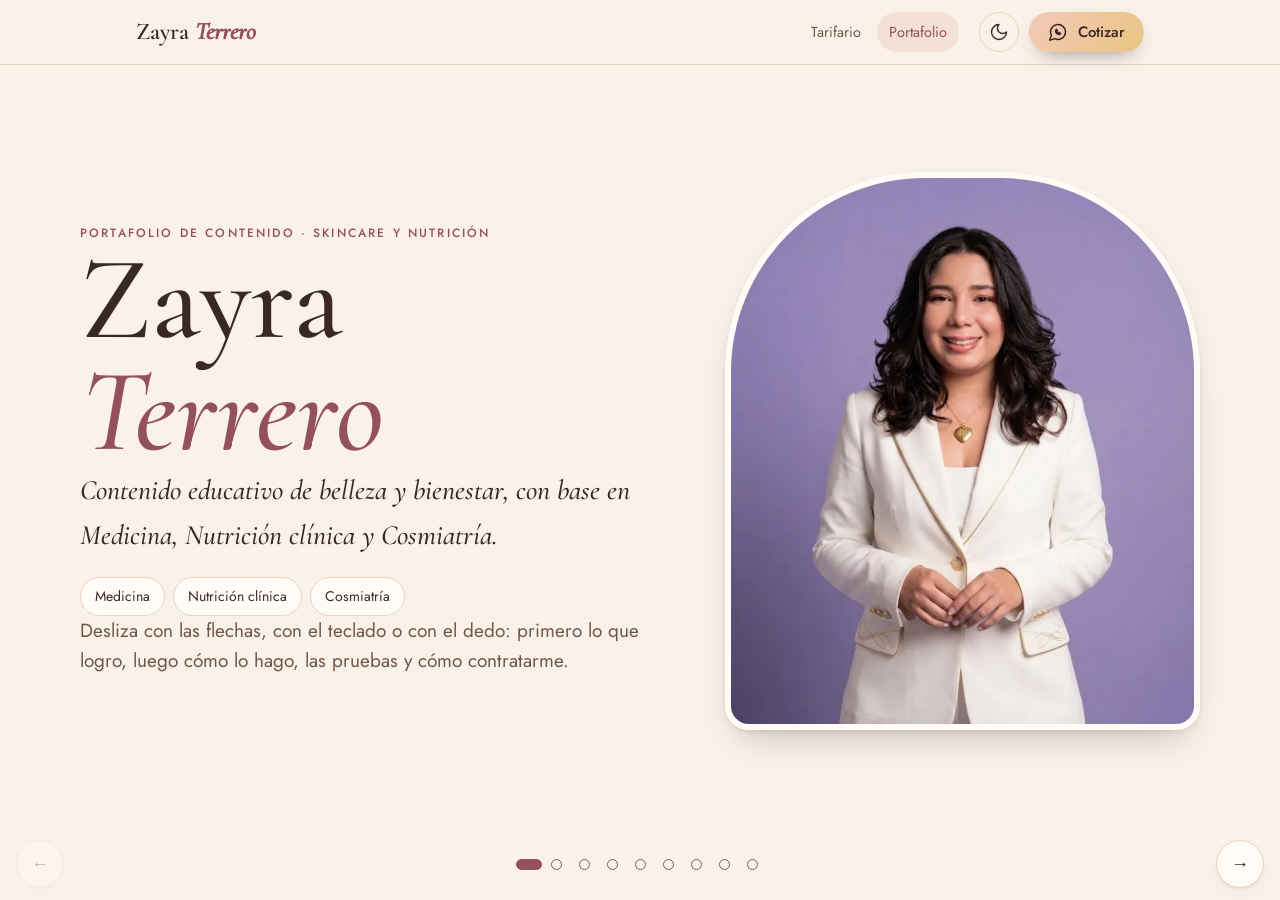
<file: portafolio.html>
<!doctype html>
<html lang="es"><head><meta charset="utf-8"><meta name="viewport" content="width=device-width,initial-scale=1,viewport-fit=cover">
<title>Portafolio · Zayra Terrero</title>
<meta name="description" content="Portafolio de Zayra Terrero: resultados en Instagram, audiencia y videos de skincare y nutrición con criterio clínico.">
<meta name="theme-color" content="#3A2122">
<meta property="og:type" content="website"><meta property="og:locale" content="es_DO"><meta property="og:site_name" content="Zayra Terrero"><meta property="og:title" content="Portafolio · Zayra Terrero"><meta property="og:description" content="Resultados reales, audiencia y videos de skincare y nutrición con criterio clínico.">
<meta property="og:url" content="https://zayravttavarez-cpu.github.io/tarifario-influencer/portafolio.html">
<meta property="og:image" content="https://zayravttavarez-cpu.github.io/tarifario-influencer/img/og-zayra.jpg"><meta property="og:image:width" content="1200"><meta property="og:image:height" content="630">
<meta name="twitter:card" content="summary_large_image">
<link rel="canonical" href="https://zayravttavarez-cpu.github.io/tarifario-influencer/portafolio.html">
<meta http-equiv="Content-Security-Policy" content="default-src 'self'; script-src 'self'; style-src 'self'; img-src 'self' data:; media-src 'self'; font-src 'self'; object-src 'none'; base-uri 'self'; form-action 'none'">
<meta name="referrer" content="strict-origin-when-cross-origin">
<link rel="icon" href="data:image/svg+xml,%3Csvg xmlns='http://www.w3.org/2000/svg' viewBox='0 0 64 64'%3E%3Ccircle cx='32' cy='32' r='32' fill='%2394505B'/%3E%3Ctext x='32' y='43' font-family='Georgia,serif' font-size='34' font-style='italic' text-anchor='middle' fill='%23FBF1E6'%3EZ%3C/text%3E%3C/svg%3E">
<link rel="preload" href="fonts/cormorant-garamond-600-normal.woff2" as="font" type="font/woff2" crossorigin>
<link rel="preload" href="fonts/jost-400-normal.woff2" as="font" type="font/woff2" crossorigin>
<script src="theme-init.js"></script>
<link rel="stylesheet" href="styles.css"><link rel="stylesheet" href="portafolio.css"></head>
<body class="deck">
<svg class="sprite" width="0" height="0" aria-hidden="true" focusable="false"><defs>
<symbol id="i-wa" viewBox="0 0 24 24"><path d="M7.9 20A9 9 0 104 16.1L2 22z"/><path d="M9 10c0 3 2 5 5 5l1.2-1.4-2-1-.8.7a3 3 0 01-1.7-1.7l.7-.8-1-2z"/></symbol>
<symbol id="i-moon" viewBox="0 0 24 24"><path d="M12 3a6 6 0 009 9 9 9 0 11-9-9z"/></symbol>
<symbol id="i-sun" viewBox="0 0 24 24"><circle cx="12" cy="12" r="4"/><path d="M12 2v2M12 20v2M4.93 4.93l1.41 1.41M17.66 17.66l1.41 1.41M2 12h2M20 12h2M6.34 17.66l-1.41 1.41M19.07 4.93l-1.41 1.41"/></symbol>
<symbol id="i-menu" viewBox="0 0 24 24"><path d="M4 6h16M4 12h16M4 18h16"/></symbol>
<symbol id="i-close" viewBox="0 0 24 24"><path d="M18 6 6 18M6 6l12 12"/></symbol>
<symbol id="i-copy" viewBox="0 0 24 24"><rect x="9" y="9" width="13" height="13" rx="2"/><path d="M5 15H4a2 2 0 01-2-2V4a2 2 0 012-2h9a2 2 0 012 2v1"/></symbol>
</defs></svg>
<a class="skip" href="#main">Saltar al contenido</a>

<nav class="nav" aria-label="Principal"><div class="wrap nav-in">
<a class="brand" href="index.html">Zayra <em>Terrero</em></a>
<div class="links" id="links"><a href="index.html">Tarifario</a><a href="portafolio.html" aria-current="page">Portafolio</a></div>
<div class="nav-act"><button class="theme" type="button" aria-label="Cambiar entre modo claro y oscuro"><svg class="ico t-moon" aria-hidden="true"><use href="#i-moon"/></svg><svg class="ico t-sun" aria-hidden="true"><use href="#i-sun"/></svg></button><a class="btn btn-sm" href="https://wa.me/18298492470?text=Hola%20Zayra%2C%20quiero%20cotizar%20contenido%20para%20mi%20marca." target="_blank" rel="noopener"><svg class="ico" aria-hidden="true"><use href="#i-wa"/></svg><span>Cotizar</span></a><button class="burger" type="button" aria-label="Abrir menú" aria-expanded="false" aria-controls="links"><svg class="ico b-open" aria-hidden="true"><use href="#i-menu"/></svg><svg class="ico b-close" aria-hidden="true"><use href="#i-close"/></svg></button></div>
</div></nav>

<main class="stage" id="main"><div class="track" id="track">

<section class="slide" data-name="inicio" aria-label="Inicio"><div class="wrap cover">
  <div>
    <p class="kicker">Portafolio de contenido · Skincare y Nutrición</p>
    <h1 class="name">Zayra <em>Terrero</em></h1>
    <p class="role">Contenido educativo de belleza y bienestar, con base en Medicina, Nutrición clínica y Cosmiatría.</p>
    <div class="chips"><span class="chip">Medicina</span><span class="chip">Nutrición clínica</span><span class="chip">Cosmiatría</span></div>
    <p class="lead">Desliza con las flechas, con el teclado o con el dedo: primero lo que logro, luego cómo lo hago, las pruebas y cómo contratarme.</p>
  </div>
  <picture><source srcset="img/zayra-retrato.webp" type="image/webp"><img class="cover-img" src="img/zayra-retrato.jpg" width="880" height="1183" alt="Retrato de Zayra Terrero con blazer blanco sobre fondo lila"></picture>
</div></section>

<section class="slide" data-name="logros" aria-label="Lo que logro"><div class="wrap">
  <p class="kicker">Lo que logro</p>
  <h2>Un alcance que llega a <em>gente nueva</em></h2>
  <div class="metrics" id="metrics">
    <div class="metric"><div class="odo" data-v="365K"></div><p class="lab">visualizaciones de todo el contenido</p></div>
    <div class="metric"><div class="odo" data-v="323K"></div><p class="lab">de esas visualizaciones vienen de Reels</p></div>
    <div class="metric"><div class="odo" data-v="90.7%"></div><p class="lab">de las vistas son de personas que aún no me seguían</p></div>
    <div class="metric"><div class="odo" data-stat="followers" data-v="7,388"></div><p class="lab">seguidores en Instagram</p></div>
    <div class="metric"><div class="odo" data-v="+3,047"></div><p class="lab">seguidores netos en 30 días</p></div>
    <div class="metric"><div class="odo" data-v="148,289"></div><p class="lab">espectadores únicos</p></div>
  </div>
  <p class="note">Fuente: estadísticas de Instagram (Insights), últimos 30 días, del 11 de octubre al 9 de noviembre de 2026. Mis series educativas generan cientos de compartidos por video.</p>
</div></section>

<section class="slide" data-name="audiencia" aria-label="Audiencia"><div class="wrap">
  <p class="kicker">Lo que logro · Quién me ve</p>
  <h2>Una audiencia adulta que <em>busca respuestas</em></h2>
  <div class="split">
    <div><h3>Edad: 89% entre 25 y 54 años</h3><div class="bars" id="age"></div></div>
    <div><h3>Género</h3><div class="bars" id="geo"></div>
    <p class="note">Porcentajes de las estadísticas de Instagram del mismo período (11 de octubre al 9 de noviembre de 2026).</p></div>
  </div>
</div></section>

<section class="slide" data-name="metodo" aria-label="Cómo lo hago"><div class="wrap">
  <p class="kicker">Cómo lo hago</p>
  <h2>Explico el <em>porqué</em> antes de recomendar</h2>
  <div class="method">
    <div class="mstep"><h3>Educo con criterio clínico</h3><p>Hablo de ingredientes y de lo que hacen en la piel y el cuerpo: ácido salicílico, vitamina C, SPF, colágeno.</p></div>
    <div class="mstep"><h3>Muestro el producto real</h3><p>Producto en mano, ingredientes y precio en tienda, para ayudar a decidir.</p></div>
    <div class="mstep"><h3>Soy honesta con cada caso</h3><p>No todo sirve para todas las personas. Digo para quién funciona y para quién no.</p><p class="quote">Sin promesas médicas ni resultados garantizados.</p></div>
  </div>
</div></section>

<section class="slide" data-name="ofrezco" aria-label="Qué ofrezco"><div class="wrap">
  <p class="kicker">Qué ofrezco</p>
  <h2>Formas de <em>colaborar</em></h2>
  <div class="method">
    <div class="mstep"><h3>Reels educativos</h3><p>Guion claro y subtítulos.</p></div>
    <div class="mstep"><h3>Series con formato</h3><p>Crean hábito en la audiencia.</p></div>
    <div class="mstep"><h3>Reseñas honestas</h3><p>Ingredientes y modo de uso.</p></div>
    <div class="mstep"><h3>Historias</h3><p>Enlaces y llamados a la acción.</p></div>
    <div class="mstep"><h3>Lanzamientos</h3><p>Productos nuevos y kits.</p></div>
    <div class="mstep"><h3>Contenido para marca</h3><p>Videos que puedes reutilizar.</p></div>
  </div>
  <p class="note">Indico cuando una publicación es colaboración. Entregables, formato y tarifas se ajustan a cada campaña: <a href="index.html#tarifas">ver tarifas</a>.</p>
</div></section>

<section class="slide" data-name="skincare" aria-label="Pruebas: Skincare"><div class="wrap">
  <p class="kicker">Pruebas · Skincare</p>
  <h2>Piel, acné y <em>tratamientos</em></h2>
  <div class="niche" id="f-skincare"></div>
</div></section>

<section class="slide" data-name="nutricion" aria-label="Pruebas: Nutrición"><div class="wrap">
  <p class="kicker">Pruebas · Nutrición</p>
  <h2>Salud <em>desde adentro</em></h2>
  <div class="niche" id="f-nutricion"></div>
</div></section>


<section class="slide" data-name="capturas" aria-label="Pruebas: capturas"><div class="wrap">
  <p class="kicker">Pruebas · Capturas reales</p>
  <h2>Los números, <em>tal como salen de Instagram</em></h2>
  <p class="lead">Capturas de la app, del 11 de octubre al 9 de noviembre. Toca una para verla en grande.</p>
  <div class="shots" id="shots"></div>
</div></section>

<section class="slide" data-name="contacto" aria-label="Cómo contratarme"><div class="wrap hire">
  <div>
    <p class="kicker">Cómo contratarme</p>
    <h2>Hablemos de tu <em>marca</em></h2>
    <p class="lead">Escríbeme por WhatsApp, Instagram o correo y cuéntame qué producto o servicio quieres dar a conocer. Te respondo con una propuesta de contenido.</p>
    <div class="actions"><a class="btn" href="https://wa.me/18298492470?text=Hola%20Zayra%2C%20quiero%20cotizar%20contenido%20para%20mi%20marca." target="_blank" rel="noopener"><svg class="ico" aria-hidden="true"><use href="#i-wa"/></svg><span>Escríbeme por WhatsApp</span></a><a class="btn btn-line" href="index.html#tarifas"><span>Ver tarifas</span></a></div>
  </div>
  <div class="hire-card">
    <p class="lab2">Instagram</p>
    <div class="row"><span class="val">@zayraterrero</span><button class="mini" data-copy="@zayraterrero" type="button">Copiar</button><a class="mini" href="https://www.instagram.com/zayraterrero/" target="_blank" rel="noopener">Abrir perfil</a></div>
    <div class="row"><span class="val">@Skin_carebyzay</span><button class="mini" data-copy="@Skin_carebyzay" type="button">Copiar</button><a class="mini" href="https://www.instagram.com/Skin_carebyzay/" target="_blank" rel="noopener">Abrir perfil</a></div>
    <p class="lab2 gap">Correo</p>
    <div class="row"><span class="val">Zayravttavarez@gmail.com</span><button class="mini" data-copy="Zayravttavarez@gmail.com" type="button">Copiar</button><a class="mini" href="mailto:Zayravttavarez@gmail.com">Escribir</a></div>
    <p class="lab2 gap">WhatsApp</p>
    <div class="row"><span class="val">829-849-2470</span><button class="mini" data-copy="829-849-2470" type="button">Copiar</button></div>
    <p class="note" id="copied" aria-live="polite">&nbsp;</p>
  </div>
</div></section>

</div></main>

<nav class="bottom" aria-label="Navegación del portafolio">
  <button class="arrow" id="prev" type="button" aria-label="Anterior">←</button>
  <div class="dots" id="dots"></div>
  <button class="arrow" id="next" type="button" aria-label="Siguiente">→</button>
</nav>

<div class="modal" id="modal" role="dialog" aria-modal="true" aria-label="Vista ampliada" hidden><button class="close" id="close" type="button" aria-label="Cerrar">×</button><div class="mbody" id="mbody"></div></div>

<script src="script.js" defer></script>
<script src="portafolio.js" defer></script>
</body></html>
</file>
<file: styles.css>
@font-face{font-family:'Cormorant Garamond';font-weight:500;font-style:normal;font-display:swap;src:url('fonts/cormorant-garamond-500-normal.woff2') format('woff2')}
@font-face{font-family:'Cormorant Garamond';font-weight:600;font-style:normal;font-display:swap;src:url('fonts/cormorant-garamond-600-normal.woff2') format('woff2')}
@font-face{font-family:'Cormorant Garamond';font-weight:500;font-style:italic;font-display:swap;src:url('fonts/cormorant-garamond-500-italic.woff2') format('woff2')}
@font-face{font-family:'Jost';font-weight:400;font-style:normal;font-display:swap;src:url('fonts/jost-400-normal.woff2') format('woff2')}
@font-face{font-family:'Jost';font-weight:500;font-style:normal;font-display:swap;src:url('fonts/jost-500-normal.woff2') format('woff2')}
:root{--bg:#FAF2E9;--surface:#FFFBF6;--ink:#3A2825;--muted:#6F564C;--accent:#94505B;--deep:#3F2425;--soft:#F4E1D6;--line:#E8D2C4;--gold:#7A5A15;--gold-bg:#F5E6C4;--on-deep:#FBF1E6;--shadow:0 1px 2px rgba(63,36,37,.06),0 8px 24px -12px rgba(63,36,37,.18);--shadow-up:0 2px 4px rgba(63,36,37,.08),0 18px 36px -14px rgba(63,36,37,.28);--nav-h:64px;--ease:cubic-bezier(.22,.8,.3,1)}
@media (prefers-color-scheme: dark){:root:not([data-theme="light"]){--bg:#1B1211;--surface:#271917;--ink:#F6E9DE;--muted:#C4A99C;--accent:#E3A79F;--deep:#120A0A;--soft:#3A2522;--line:#4A322D;--gold:#E3C27A;--gold-bg:#3B2E15;--on-deep:#FBF1E6;--shadow:0 1px 2px rgba(0,0,0,.3),0 8px 24px -12px rgba(0,0,0,.5);--shadow-up:0 2px 4px rgba(0,0,0,.4),0 18px 36px -14px rgba(0,0,0,.65);color-scheme:dark}}
:root[data-theme="dark"]{--bg:#1B1211;--surface:#271917;--ink:#F6E9DE;--muted:#C4A99C;--accent:#E3A79F;--deep:#120A0A;--soft:#3A2522;--line:#4A322D;--gold:#E3C27A;--gold-bg:#3B2E15;--on-deep:#FBF1E6;--shadow:0 1px 2px rgba(0,0,0,.3),0 8px 24px -12px rgba(0,0,0,.5);--shadow-up:0 2px 4px rgba(0,0,0,.4),0 18px 36px -14px rgba(0,0,0,.65);color-scheme:dark}
*{box-sizing:border-box}
html{scroll-behavior:smooth;scroll-padding-top:calc(var(--nav-h) + 12px)}
body{background:var(--bg);color:var(--ink);font-family:'Jost',system-ui,sans-serif;font-size:16px;line-height:1.6;margin:0;-webkit-print-color-adjust:exact;print-color-adjust:exact}
.wrap{max-width:1040px;margin:0 auto;padding-left:max(16px,env(safe-area-inset-left,0px));padding-right:max(16px,env(safe-area-inset-right,0px))}
h1,h2,h3,h4{font-family:'Cormorant Garamond',Georgia,serif;font-weight:600;margin:0;text-wrap:balance;line-height:1.1}
a{color:inherit}
:focus-visible{outline:2px solid var(--accent);outline-offset:3px;border-radius:6px}
.eyebrow{font-size:12px;letter-spacing:.18em;text-transform:uppercase;color:var(--accent);font-weight:500}
.ico{width:20px;height:20px;flex:none;fill:none;stroke:currentColor;stroke-width:1.7;stroke-linecap:round;stroke-linejoin:round}
.sprite{position:absolute}
.skip{position:absolute;left:-999px;top:8px;background:var(--surface);color:var(--ink);padding:8px 14px;border-radius:8px;z-index:100}
.skip:focus{left:8px}

/* Botones */
.btn{display:inline-flex;align-items:center;justify-content:center;gap:10px;min-height:48px;padding:0 24px;border-radius:999px;background:linear-gradient(135deg,#F3C9BA,#E8C581);color:#3A2122;font-weight:500;font-size:16px;text-decoration:none;border:1px solid transparent;cursor:pointer;font-family:inherit;box-shadow:0 8px 20px -10px rgba(0,0,0,.5);transition:transform .2s var(--ease),box-shadow .2s var(--ease),filter .2s}
.btn:hover{transform:translateY(-2px);filter:brightness(1.04);box-shadow:0 12px 24px -10px rgba(0,0,0,.55)}
.btn:active{transform:translateY(0)}
.btn-sm{min-height:40px;padding:0 18px;font-size:15px}
.btn-ghost{background:transparent;color:#FBF1E6;border-color:#C99690;box-shadow:none}
.btn-ghost:hover{background:rgba(255,255,255,.08);filter:none;box-shadow:none}
.btn-line{background:transparent;color:var(--accent);border-color:var(--accent);box-shadow:none;margin-top:24px}
.btn-line:hover{background:var(--accent);color:var(--surface);filter:none;box-shadow:none}
.btn-line+.btn-line{margin-left:12px}
.cta{display:flex;gap:12px;flex-wrap:wrap}

/* Navegación */
.nav{position:sticky;top:0;z-index:50;background:color-mix(in srgb,var(--bg) 88%,transparent);-webkit-backdrop-filter:saturate(1.4) blur(12px);backdrop-filter:saturate(1.4) blur(12px);border-bottom:1px solid var(--line)}
.nav-in{display:flex;align-items:center;gap:20px;height:var(--nav-h)}
.brand{font-family:'Cormorant Garamond',serif;font-size:24px;font-weight:600;text-decoration:none;white-space:nowrap}
.brand em{font-style:italic;color:var(--accent)}
.links{display:flex;gap:4px;margin-left:auto}
.links a{padding:8px 12px;border-radius:999px;font-size:14.5px;text-decoration:none;color:var(--muted);transition:color .2s,background .2s}
.links a:hover{color:var(--ink);background:var(--soft)}
.nav-act{display:flex;align-items:center;gap:10px}
.theme,.burger{width:40px;height:40px;border-radius:50%;border:1px solid var(--line);background:transparent;color:var(--ink);display:grid;place-items:center;cursor:pointer;transition:background .2s}
.theme:hover,.burger:hover{background:var(--soft)}
.burger{display:none}
.b-close{display:none}
.nav.open .b-open{display:none}
.nav.open .b-close{display:block}
.totop{position:fixed;right:max(16px,env(safe-area-inset-right,0px));bottom:max(16px,env(safe-area-inset-bottom,0px));z-index:40;width:48px;height:48px;border-radius:50%;display:grid;place-items:center;background:var(--accent);color:var(--surface);box-shadow:var(--shadow-up);opacity:0;visibility:hidden;transform:translateY(8px);transition:opacity .25s var(--ease),transform .25s var(--ease),visibility .25s}
.totop.show{opacity:1;visibility:visible;transform:none}
.totop:hover{filter:brightness(1.1)}
.t-sun{display:none}
:root[data-theme="dark"] .t-moon{display:none}
:root[data-theme="dark"] .t-sun{display:block}
@media (prefers-color-scheme: dark){:root:not([data-theme="light"]) .t-moon{display:none}:root:not([data-theme="light"]) .t-sun{display:block}}

/* Hero */
.hero{background:radial-gradient(60% 80% at 82% 60%,rgba(232,197,129,.22),transparent 70%),linear-gradient(105deg,#37201F 0%,#4B2B2D 48%,#7A514E 78%,#4A2C2E 100%);color:#FBF1E6;overflow:hidden}
.hero .wrap{display:grid;grid-template-columns:1.1fr .9fr;gap:40px;align-items:end;padding-block:64px 0}
.hero .eyebrow{color:#EFC7B8}
.hero h1{font-size:clamp(50px,8vw,92px);margin:14px 0 18px;font-weight:500}
.hero h1 em{font-style:italic;background:linear-gradient(90deg,#F3C9BA,#E8C581);-webkit-background-clip:text;background-clip:text;color:transparent}
.hero p.lead{font-size:19px;max-width:32ch;color:#F3E1D3;margin:0 0 24px}
.handles{display:flex;gap:10px;flex-wrap:wrap;margin:0 0 28px;padding:0;list-style:none}
.handles li{border:1px solid #C99690;border-radius:999px;padding:6px 16px;font-size:14px;color:#FBF1E6}
.vig{display:flex;align-items:center;gap:8px;margin:0;font-size:14px;color:var(--muted)}
.vig .ico{width:18px;height:18px;color:var(--accent)}
.vig b{font-weight:500;color:var(--ink)}
.hero .vig{margin:-12px 0 24px;color:#EFC7B8}
.hero .vig .ico{color:#E8C581}
.hero .vig b{color:#FBF1E6}
.hero .cta{margin-bottom:56px}
.portrait{position:relative;justify-self:end;width:100%;max-width:440px}
.portrait:before{content:"";position:absolute;inset:-14px -14px 0;border:1px solid rgba(232,197,129,.5);border-radius:240px 240px 0 0;border-bottom:0}
.portrait img{position:relative;display:block;width:100%;height:auto;border-radius:220px 220px 0 0;aspect-ratio:4/5;object-fit:cover;object-position:top;box-shadow:0 30px 60px -24px rgba(0,0,0,.6)}

/* Secciones */
section{padding-block:80px}
section.tight{padding-top:0}
section.alt{background:var(--surface);border-block:1px solid var(--line)}
.sec-head{display:grid;gap:10px;margin-bottom:32px;max-width:62ch}
.sec-head h2{font-size:clamp(34px,5vw,50px)}
.sec-head p{color:var(--muted);margin:0}

/* Cifras */
.stats{display:grid;grid-template-columns:repeat(3,1fr);gap:16px;margin-top:8px}
.stats div{background:var(--surface);border:1px solid var(--line);border-radius:18px;padding:24px 20px;box-shadow:var(--shadow)}
.stats div.hl{background:linear-gradient(135deg,var(--soft),var(--surface));border-color:var(--accent)}
.stats b{display:block;font-family:'Cormorant Garamond',serif;font-size:clamp(40px,5vw,56px);font-weight:600;color:var(--accent);line-height:1;font-variant-numeric:lining-nums tabular-nums;margin-bottom:6px}
.stats span{font-size:14px;color:var(--muted)}
.src{font-size:13px;color:var(--muted);margin-top:16px}

/* Sobre mí */
.about{display:grid;grid-template-columns:1fr 1fr;gap:56px;align-items:center}
.about-img{position:relative;max-width:440px}
.about-img:before{content:"";position:absolute;inset:18px -18px -18px 18px;border-radius:22px;background:var(--soft);z-index:0}
.about-img img{position:relative;z-index:1;width:100%;height:auto;border-radius:20px;display:block;aspect-ratio:4/5;object-fit:cover;object-position:top;box-shadow:var(--shadow-up)}
.about h2{font-size:clamp(34px,4.8vw,50px);margin:10px 0 0}
.about ul{padding:0;margin:22px 0 0;list-style:none;display:grid;gap:16px}
.about li{display:grid;grid-template-columns:40px 1fr;gap:14px;align-items:start}
.li-ico{width:40px;height:40px;padding:9px;border-radius:12px;background:var(--soft);color:var(--accent)}

/* Tarifas */
.tier{position:sticky;top:var(--nav-h);z-index:20;display:flex;align-items:center;gap:16px;flex-wrap:wrap;padding:12px 0;margin-bottom:12px;background:color-mix(in srgb,var(--surface) 92%,transparent);-webkit-backdrop-filter:blur(8px);backdrop-filter:blur(8px)}
.seg{display:inline-flex;padding:4px;border-radius:999px;background:var(--soft);border:1px solid var(--line)}
.seg button{min-height:40px;padding:0 20px;border:0;border-radius:999px;background:transparent;color:var(--muted);font:500 15px 'Jost',sans-serif;cursor:pointer;transition:background .2s,color .2s}
.seg button[aria-pressed="true"]{background:var(--accent);color:var(--surface)}
.tier-note{margin:0;font-size:14px;color:var(--muted)}
[data-tier="e"] .t-b,[data-tier="b"] .t-e{display:none}
.cards{display:grid;grid-template-columns:repeat(3,1fr);gap:16px}
.cards.c4{grid-template-columns:repeat(4,1fr)}
.card{position:relative;display:flex;flex-direction:column;gap:6px;background:var(--bg);border:1px solid var(--line);border-radius:18px;padding:22px 20px;box-shadow:var(--shadow);transition:transform .25s var(--ease),box-shadow .25s var(--ease),border-color .25s}
.card:hover{transform:translateY(-4px);box-shadow:var(--shadow-up);border-color:var(--accent)}
.card h4{font-size:24px}
.card .desc{margin:0;font-size:14px;color:var(--muted)}
.card .per{margin:0;font-size:13.5px;color:var(--muted)}
.card .save{color:var(--gold);font-weight:500}
.card .price{margin:auto 0 0;padding-top:10px;font-family:'Cormorant Garamond',serif;font-size:46px;font-weight:600;line-height:1;color:var(--ink);font-variant-numeric:lining-nums tabular-nums}
[data-tier="b"] .card .price{color:var(--gold)}
.card .price.one{margin:0;padding:0 0 6px;color:var(--accent);font-size:38px}
.card.canje .eyebrow{margin:0}
.card.canje h4{font-size:21px}
.card.featured{border-color:var(--accent);background:linear-gradient(160deg,var(--soft),var(--bg) 70%);box-shadow:var(--shadow-up)}
.badge{position:absolute;top:-12px;left:20px;background:var(--accent);color:var(--surface);font-size:12px;letter-spacing:.08em;text-transform:uppercase;font-weight:500;padding:3px 12px;border-radius:999px}
.incl{font-size:13.5px;color:var(--muted);margin:14px 0 0;max-width:72ch}
h3.sub{font-size:28px;margin:44px 0 18px}

/* Tablas (licencias, extras) */
.two{display:grid;grid-template-columns:1.2fr 1fr;gap:28px;align-items:start}
.tbl{overflow-x:auto;background:var(--surface);border:1px solid var(--line);border-radius:16px;box-shadow:var(--shadow)}
table{border-collapse:collapse;width:100%}
thead th{font-size:12px;letter-spacing:.12em;text-transform:uppercase;color:var(--muted);text-align:left;padding:14px 18px;border-bottom:1px solid var(--line);font-weight:500}
thead th.n,td.n{text-align:right}
tbody th{text-align:left;font-weight:500;padding:14px 18px;vertical-align:top}
tbody th span{display:block;font-size:13px;font-weight:400;color:var(--muted)}
td{padding:14px 18px;vertical-align:top}
tbody tr+tr>*{border-top:1px solid var(--line)}
tbody tr{transition:background .2s}
tbody tr:hover{background:var(--soft)}
td.n{font-family:'Cormorant Garamond',serif;font-size:26px;font-weight:600;color:var(--accent);font-variant-numeric:lining-nums tabular-nums;white-space:nowrap;line-height:1.2}
.callout{background:var(--gold-bg);border-radius:14px;padding:16px 20px;margin-top:18px;font-size:15px;border-left:4px solid var(--gold)}

/* Canje */
.rules{display:grid;grid-template-columns:repeat(3,1fr);gap:20px;margin-top:28px}
.rule{border-top:2px solid var(--accent);padding-top:14px}
.rule-ico{color:var(--accent);margin-bottom:6px;width:26px;height:26px}
.rule h4{margin:0 0 4px;font-size:22px}
.rule p{margin:0;font-size:14.5px;color:var(--muted)}

/* Cláusulas */
.clauses{max-width:820px;display:grid;gap:10px}
details{background:var(--surface);border:1px solid var(--line);border-radius:14px;transition:border-color .2s}
details[open]{border-color:var(--accent)}
summary{display:flex;align-items:center;gap:14px;padding:14px 18px;cursor:pointer;list-style:none;min-height:56px}
summary::-webkit-details-marker{display:none}
summary h3{font-size:22px;flex:1}
.num{width:32px;height:32px;border-radius:50%;background:var(--soft);color:var(--accent);display:grid;place-items:center;font-weight:500;font-size:14px;flex:none}
.chev{color:var(--muted);transition:transform .25s var(--ease)}
details[open] .chev{transform:rotate(180deg)}
details p{margin:0;padding:0 18px 18px 64px;font-size:15px;color:var(--muted)}
.fine{font-size:13px;color:var(--muted);max-width:70ch;margin-top:28px}

/* Pasos */
.steps{display:grid;grid-template-columns:repeat(5,1fr);gap:14px;margin:0;padding:0;list-style:none;counter-reset:s}
.steps li{counter-increment:s;position:relative;background:var(--bg);border:1px solid var(--line);border-radius:16px;padding:18px 16px;box-shadow:var(--shadow)}
.steps li:after{content:counter(s);position:absolute;top:12px;right:16px;font-family:'Cormorant Garamond',serif;font-size:44px;font-weight:600;color:var(--accent);opacity:.85;line-height:1;font-variant-numeric:lining-nums}
.step-ico{width:36px;height:36px;padding:8px;border-radius:50%;background:var(--soft);color:var(--accent);margin-bottom:10px}
.steps b{display:block}
.steps span{font-size:14px;color:var(--muted)}

/* Contacto */
.contact{background:radial-gradient(60% 90% at 85% 50%,rgba(232,197,129,.2),transparent 70%),linear-gradient(105deg,#34201F 0%,#4B2B2D 50%,#6E4845 80%,#2F1B1C 100%);color:#FBF1E6;padding-block:64px}
.contact .wrap{display:grid;grid-template-columns:1.2fr 1fr;gap:36px;align-items:center}
.contact h2{font-size:clamp(34px,5vw,52px);font-weight:500}
.contact p{margin:10px 0 24px;color:#F3E1D3}
.channels{list-style:none;margin:0;padding:0;display:grid;gap:10px}
.channels a{display:flex;align-items:center;gap:14px;padding:12px 16px;border-radius:14px;border:1px solid rgba(201,150,144,.5);text-decoration:none;font-size:16px;overflow-wrap:anywhere;transition:background .2s,border-color .2s}
.channels a:hover{background:rgba(255,255,255,.08);border-color:#E8C581}
.channels small{display:block;font-size:11px;letter-spacing:.16em;text-transform:uppercase;color:#EFC7B8}

/* Animación de entrada */
.js .reveal{opacity:0;transform:translateY(16px);transition:opacity .6s var(--ease),transform .6s var(--ease)}
.js .reveal.in{opacity:1;transform:none}

@media (max-width:900px){.cards.c4{grid-template-columns:repeat(2,1fr)}.steps{grid-template-columns:repeat(3,1fr)}}
@media (max-width:1020px){.nav-act{margin-left:auto}.burger{display:grid}.links{display:none;position:absolute;top:var(--nav-h);left:0;right:0;flex-direction:column;gap:2px;margin:0;padding:8px max(16px,env(safe-area-inset-left,0px)) 14px;background:var(--bg);border-bottom:1px solid var(--line);box-shadow:var(--shadow-up)}.nav.open .links{display:flex}.links a{padding:14px 12px;font-size:17px;color:var(--ink)}}
@media (max-width:820px){.hero .wrap,.about,.two,.contact .wrap{grid-template-columns:1fr}.portrait{justify-self:center;max-width:320px}.about-img{margin:0 18px 0 0}.stats{grid-template-columns:repeat(2,1fr)}.cards{grid-template-columns:repeat(2,1fr)}.rules{grid-template-columns:1fr}section{padding-block:56px}.hero .cta{margin-bottom:40px}}
@media (max-width:520px){.btn-line+.btn-line{margin-left:0;margin-top:12px}.cards,.cards.c4,.steps,.stats{grid-template-columns:1fr}.brand{font-size:21px}.btn{width:100%}.btn-sm{width:auto}.cta{flex-direction:column}details p{padding-left:18px}}
@media (prefers-reduced-motion: reduce){html{scroll-behavior:auto}*,*:before,*:after{transition:none!important;animation:none!important}.js .reveal{opacity:1;transform:none}}
@media print{.totop,.burger,.nav,.theme,.cta,.btn,.skip,.tier .seg{display:none!important}.js .reveal{opacity:1!important;transform:none!important}.hero .wrap{padding-top:36px}.hero .cta{margin:0}section{padding-block:36px;break-inside:auto}.card,.callout,.steps li,.rule,details,.tbl{break-inside:avoid;box-shadow:none}.tier{position:static}h2,h3{break-after:avoid}.card:hover{transform:none}[data-tier] .t-b,[data-tier] .t-e{display:inline}.t-e+.t-b:before{content:" · "}.card .price .t-e+.t-b{margin-left:.3em}.channels a{border-color:#C99690}}
</file>
<file: portafolio.css>
/* Portafolio: diapositivas a pantalla completa. Usa los colores y tipografías de styles.css. */
body.deck{height:100dvh;overflow:hidden;display:flex;flex-direction:column}
.links a[aria-current="page"]{color:var(--accent);background:var(--soft)}
.stage{position:relative;flex:1;min-height:0;overflow:hidden}
.track{display:flex;height:100%;transition:transform .55s cubic-bezier(.65,0,.25,1)}
.slide{flex:0 0 100%;height:100%;overflow-y:auto;overflow-x:hidden;display:flex;flex-direction:column;
  padding-block:32px max(96px,calc(env(safe-area-inset-bottom,0px) + 88px));
  padding-inline:max(20px,env(safe-area-inset-left,0px)) max(20px,env(safe-area-inset-right,0px))}
.slide>.wrap{width:100%;max-width:1120px;margin:auto;padding-inline:0}
.kicker{font-size:12px;letter-spacing:.18em;text-transform:uppercase;color:var(--accent);font-weight:500;margin:0 0 10px}
.slide h2{font-size:clamp(32px,4.6vw,56px)}
.slide h2 em{font-style:italic;font-weight:500;color:var(--accent)}
.slide h3{font-size:24px;margin-bottom:14px}
.slide p{margin:0}
.lead{font-size:clamp(16px,1.6vw,19px);color:var(--muted);max-width:60ch;margin-top:14px}
.note{font-size:13px;color:var(--muted);margin-top:22px}
.gap{margin-top:22px}

/* Portada */
.cover{display:grid;grid-template-columns:1.1fr .9fr;gap:clamp(20px,5vw,64px);align-items:center}
.name{font-size:clamp(54px,9.5vw,118px);font-weight:500;line-height:.95}
.name em{font-style:italic;color:var(--accent)}
.role{font-family:'Cormorant Garamond',Georgia,serif;font-style:italic;font-size:clamp(20px,2.4vw,28px);margin-top:14px}
.chips{display:flex;flex-wrap:wrap;gap:8px;margin-top:20px}
.chip{border:1px solid var(--line);border-radius:999px;padding:7px 14px;font-size:14px;background:var(--surface)}
.cover-img{display:block;justify-self:center;height:62vh;max-height:560px;aspect-ratio:4/5;max-width:100%;object-fit:cover;object-position:top;border-radius:200px 200px 24px 24px;border:6px solid var(--surface);box-shadow:var(--shadow-up)}

/* Cifras */
.metrics{display:grid;grid-template-columns:repeat(3,1fr);gap:clamp(14px,2.2vw,28px);margin-top:28px}
.metric{border-top:2px solid var(--gold);padding-top:14px}
.metric .lab{font-size:14px;color:var(--muted);margin-top:6px;max-width:26ch}
.odo{display:inline-flex;align-items:flex-start;font-family:'Cormorant Garamond',Georgia,serif;font-weight:600;font-size:clamp(44px,6.4vw,80px);line-height:1;height:1em;overflow:hidden;font-variant-numeric:lining-nums tabular-nums;color:var(--ink)}
.odo .col{display:block;height:1em;overflow:hidden}
.odo .strip{display:flex;flex-direction:column;transition:transform 1.6s cubic-bezier(.2,.8,.2,1)}
.odo .strip span,.odo .sym{display:block;height:1em;line-height:1}
.odo .sym{color:var(--accent)}

/* Audiencia */
.split{display:grid;grid-template-columns:1fr 1fr;gap:clamp(20px,4vw,56px);margin-top:28px}
.bars{display:grid;gap:12px}
.bar{display:grid;grid-template-columns:110px 1fr 56px;gap:10px;align-items:center;font-size:15px}
.bar i{display:block;height:12px;border-radius:6px;background:var(--soft);overflow:hidden}
.bar b{display:block;height:100%;width:0;background:linear-gradient(90deg,var(--accent),var(--gold));transition:width 1.2s ease .2s}
.bar span:last-child{text-align:right;font-variant-numeric:tabular-nums;font-weight:500}

/* Método */
.method{display:grid;grid-template-columns:repeat(3,1fr);gap:clamp(14px,2vw,26px);margin-top:28px}
.mstep{background:var(--surface);border-radius:22px;padding:26px 24px;border:1px solid var(--line);box-shadow:var(--shadow)}
.mstep h3{font-size:26px;margin-bottom:10px;color:var(--accent)}
.mstep p{color:var(--muted);font-size:15.5px}
.quote{font-family:'Cormorant Garamond',Georgia,serif;font-style:italic;font-size:21px;color:var(--ink)!important;margin-top:14px!important;border-left:3px solid var(--gold);padding-left:12px}

/* Videos */
.niche{display:grid;grid-template-columns:minmax(0,.9fr) minmax(0,1.1fr);gap:clamp(18px,3.5vw,48px);align-items:center;margin-top:22px}
.feature{position:relative;display:block;width:100%;max-width:340px;justify-self:center;aspect-ratio:9/16;max-height:62vh;border:0;padding:0;border-radius:28px;overflow:hidden;cursor:pointer;background:var(--soft);box-shadow:var(--shadow-up);transition:transform .25s var(--ease)}
.feature:hover{transform:translateY(-3px)}
.feature img,.thumb img{width:100%;height:100%;object-fit:cover;display:block}
.play{position:absolute;inset:auto auto 14px 14px;display:flex;align-items:center;gap:8px;background:rgba(255,251,246,.94);color:#3A2122;border-radius:999px;padding:8px 14px 8px 10px;font:500 13px 'Jost',sans-serif}
.play svg{width:18px;height:18px}
.pill{display:inline-block;font-size:11px;letter-spacing:.14em;text-transform:uppercase;font-weight:500;color:#3A2122;background:linear-gradient(135deg,#F3C9BA,#E8C581);border-radius:999px;padding:5px 12px;margin-bottom:12px}
.ftitle{font-size:clamp(26px,2.8vw,36px)}
.fdesc{color:var(--muted);margin-top:10px;max-width:46ch}
.thumbs{display:flex;gap:12px;margin-top:20px;flex-wrap:wrap}
.thumb{position:relative;width:104px;aspect-ratio:9/16;border:0;padding:0;border-radius:16px;overflow:hidden;cursor:pointer;background:var(--soft);flex:none;transition:transform .25s var(--ease)}
.thumb:hover{transform:translateY(-3px)}
.thumb span{position:absolute;left:0;right:0;bottom:0;padding:18px 7px 7px;font-size:11.5px;line-height:1.25;color:#fff;background:linear-gradient(transparent,rgba(30,10,16,.88));text-align:left}
.empty{margin-top:20px;font-size:15px;color:var(--muted);border:1px dashed var(--line);border-radius:14px;padding:12px 16px;max-width:46ch}
.empty a{color:var(--accent);font-weight:500}

/* Capturas */
.shots{display:flex;justify-content:center;align-items:flex-start;gap:clamp(12px,1.8vw,24px);margin-top:28px}
.shot{flex:1 1 0;min-width:0;max-width:210px;background:none;border:0;padding:0;cursor:zoom-in;color:var(--ink);font:inherit;text-align:center}
.shot:nth-child(even){margin-top:24px}
.phone{display:block;padding:6px;border-radius:28px;background:linear-gradient(160deg,#34343b,#0c0c10);box-shadow:var(--shadow-up);transition:transform .3s var(--ease),box-shadow .3s var(--ease)}
.phone img{display:block;width:100%;height:auto;aspect-ratio:9/18.4;object-fit:cover;object-position:top;border-radius:22px;background:#0b0c10}
.shot:hover .phone{transform:translateY(-6px)}
.cap{display:block;font-size:13px;line-height:1.35;color:var(--muted);padding:12px 4px 0}

/* Contacto */
.hire{display:grid;grid-template-columns:1fr 1fr;gap:clamp(20px,4vw,56px);align-items:center}
.actions{display:flex;gap:12px;flex-wrap:wrap;margin-top:26px}
.actions .btn-line{margin-top:0}
.hire-card{background:var(--surface);border:1px solid var(--line);border-radius:24px;padding:26px;box-shadow:var(--shadow)}
.row{display:flex;gap:10px;align-items:center;flex-wrap:wrap;margin-top:10px}
.val{font-weight:500;font-size:18px;overflow-wrap:anywhere;user-select:all}
.mini{font:500 13px 'Jost',sans-serif;border:1.5px solid var(--accent);color:var(--accent);background:transparent;border-radius:999px;min-height:36px;padding:0 14px;cursor:pointer;text-decoration:none;display:inline-flex;align-items:center;transition:background .2s,color .2s}
.mini:hover{background:var(--accent);color:var(--surface)}
.lab2{font-size:12px;letter-spacing:.14em;text-transform:uppercase;color:var(--muted)}

/* Controles */
.bottom{position:fixed;left:0;right:0;bottom:0;z-index:20;display:flex;justify-content:space-between;align-items:center;gap:10px;
  padding-top:10px;padding-bottom:calc(env(safe-area-inset-bottom,0px) + 12px);padding-left:max(16px,env(safe-area-inset-left,0px));padding-right:max(16px,env(safe-area-inset-right,0px));
  background:linear-gradient(transparent,var(--bg) 45%);pointer-events:none}
.bottom>*{pointer-events:auto}
.dots{display:flex;gap:4px;flex-wrap:wrap;justify-content:center}
.dot{width:24px;height:24px;border:0;background:transparent;padding:0;cursor:pointer;display:grid;place-items:center}
.dot:before{content:"";width:9px;height:9px;border-radius:50%;border:1.5px solid var(--accent);transition:width .25s var(--ease),background .25s}
.dot[aria-current="true"]:before{background:var(--accent);width:24px;border-radius:6px}
.arrow{width:48px;height:48px;border-radius:50%;border:1.5px solid var(--line);background:var(--surface);color:var(--ink);font-size:18px;cursor:pointer;flex:none;box-shadow:var(--shadow);transition:background .2s}
.arrow:hover:not([disabled]){background:var(--soft)}
.arrow[disabled]{opacity:.3;cursor:default}

/* Ventana ampliada */
.modal{position:fixed;inset:0;z-index:60;background:rgba(18,10,10,.9);display:flex;align-items:center;justify-content:center;
  padding-top:calc(env(safe-area-inset-top,0px) + 16px);padding-bottom:calc(env(safe-area-inset-bottom,0px) + 16px);padding-left:max(16px,env(safe-area-inset-left,0px));padding-right:max(16px,env(safe-area-inset-right,0px))}
.modal[hidden]{display:none}
.mbody{display:contents}
.modal video,.modal img{max-width:100%;max-height:100%;border-radius:14px;background:#000}
.modal video{height:100%;aspect-ratio:9/16;max-width:min(100%,480px)}
.mshot{display:flex;align-items:center;justify-content:center;gap:clamp(8px,2vw,24px);max-height:100%;max-width:100%}
.mshot figure{margin:0;display:flex;flex-direction:column;align-items:center;gap:12px;min-width:0}
.mshot img{width:auto;max-width:100%;max-height:calc(100dvh - 120px);border:6px solid #2a2a30;border-radius:28px;object-fit:contain}
.mshot figcaption{color:#F3E1D3;font-size:14px;text-align:center;max-width:46ch}
.mnav{flex:none;width:48px;height:48px;border-radius:50%;border:1.5px solid rgba(251,241,230,.4);background:rgba(251,241,230,.1);color:#FBF1E6;font-size:28px;line-height:1;cursor:pointer;transition:background .2s}
.mnav:hover{background:rgba(251,241,230,.24)}
.close{position:absolute;top:calc(env(safe-area-inset-top,0px) + 12px);right:max(14px,env(safe-area-inset-right,0px));width:48px;height:48px;border-radius:50%;border:0;background:#FBF1E6;color:#3A2122;font-size:24px;cursor:pointer;z-index:2}

@media (max-width:820px){
  .cover,.niche,.split,.hire{grid-template-columns:1fr}
  .metrics{grid-template-columns:1fr 1fr}
  .method{grid-template-columns:1fr}
  .shots{display:grid;grid-template-columns:1fr 1fr;gap:18px}
  .shot{max-width:none}.shot:nth-child(even){margin-top:0}
  .cover-img{height:34vh;aspect-ratio:1/1;border-radius:120px 120px 20px 20px}
  .feature{max-height:46vh}
  .bar{grid-template-columns:92px 1fr 50px}
  .slide{padding-block:24px max(96px,calc(env(safe-area-inset-bottom,0px) + 88px))}
}
@media (max-width:520px){.actions .btn{width:100%}}
@media (prefers-reduced-motion:reduce){.track,.odo .strip,.bar b{transition:none}}
</file>
